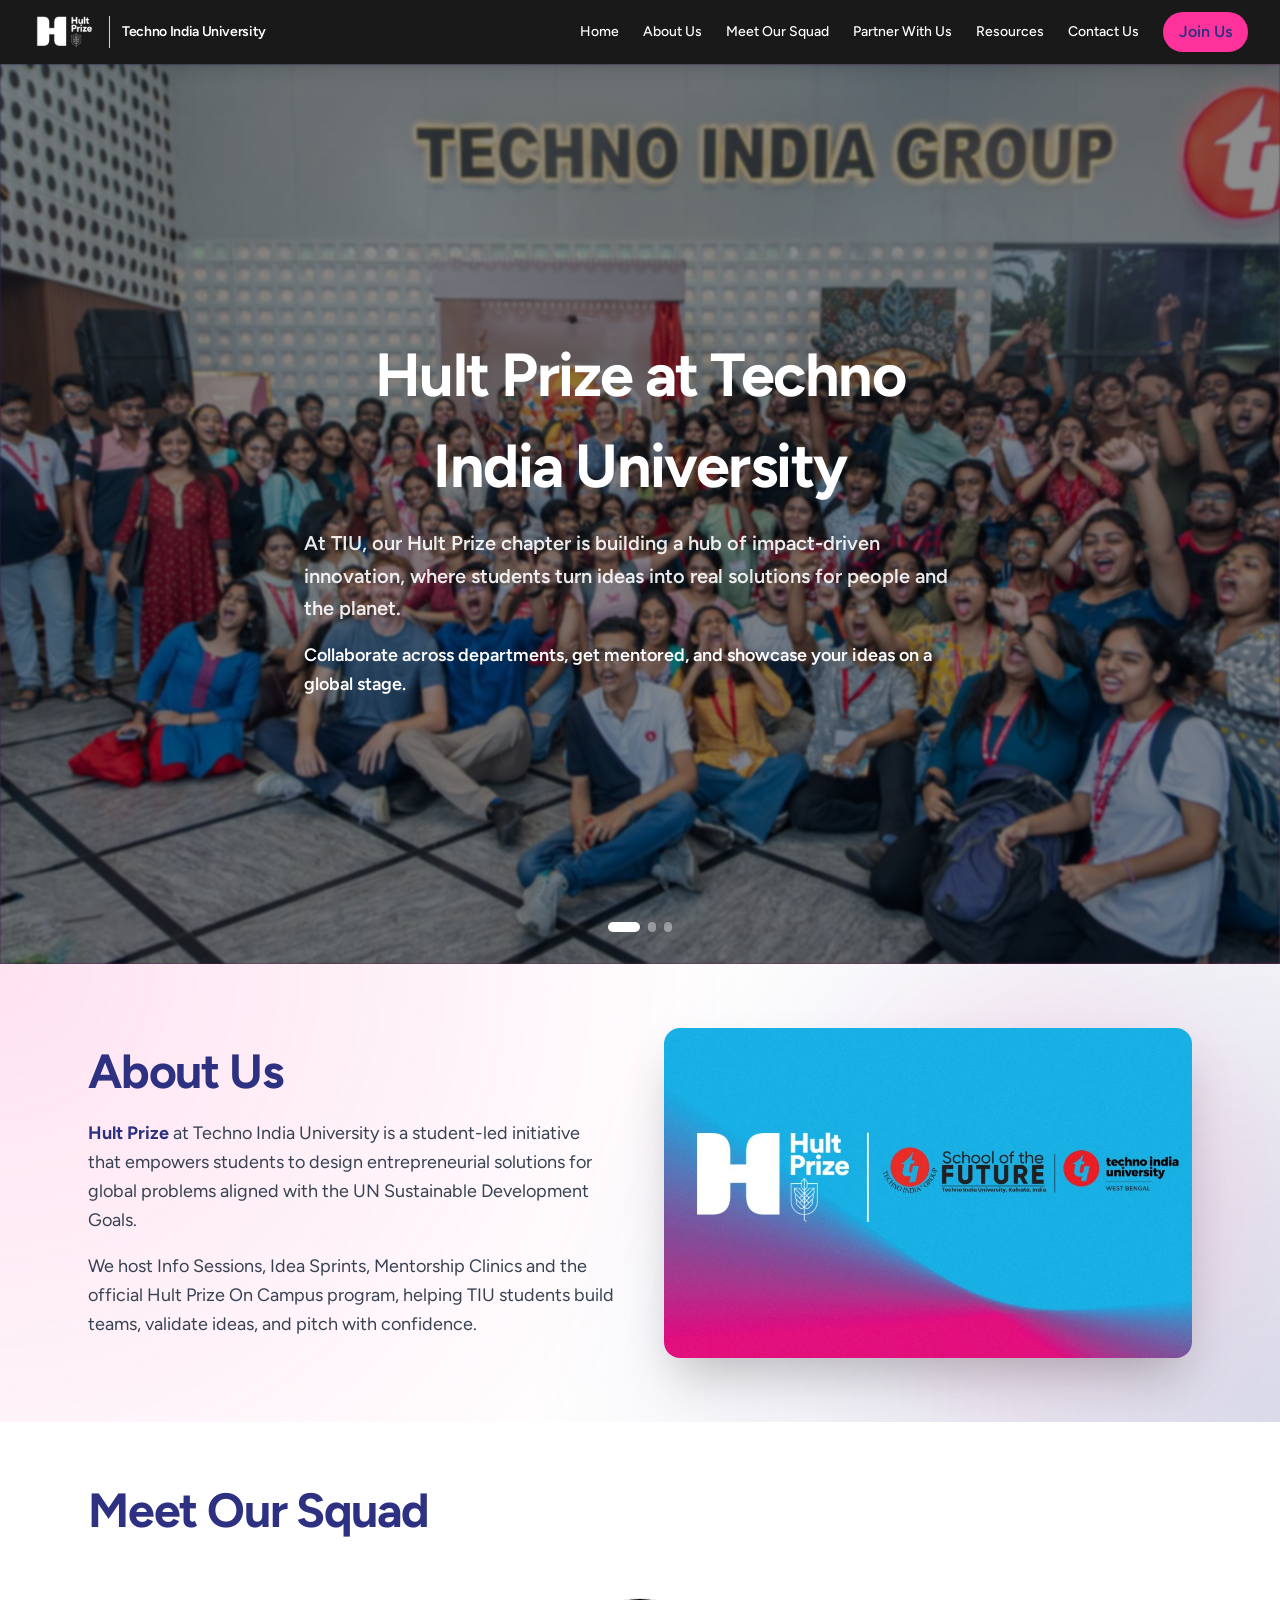
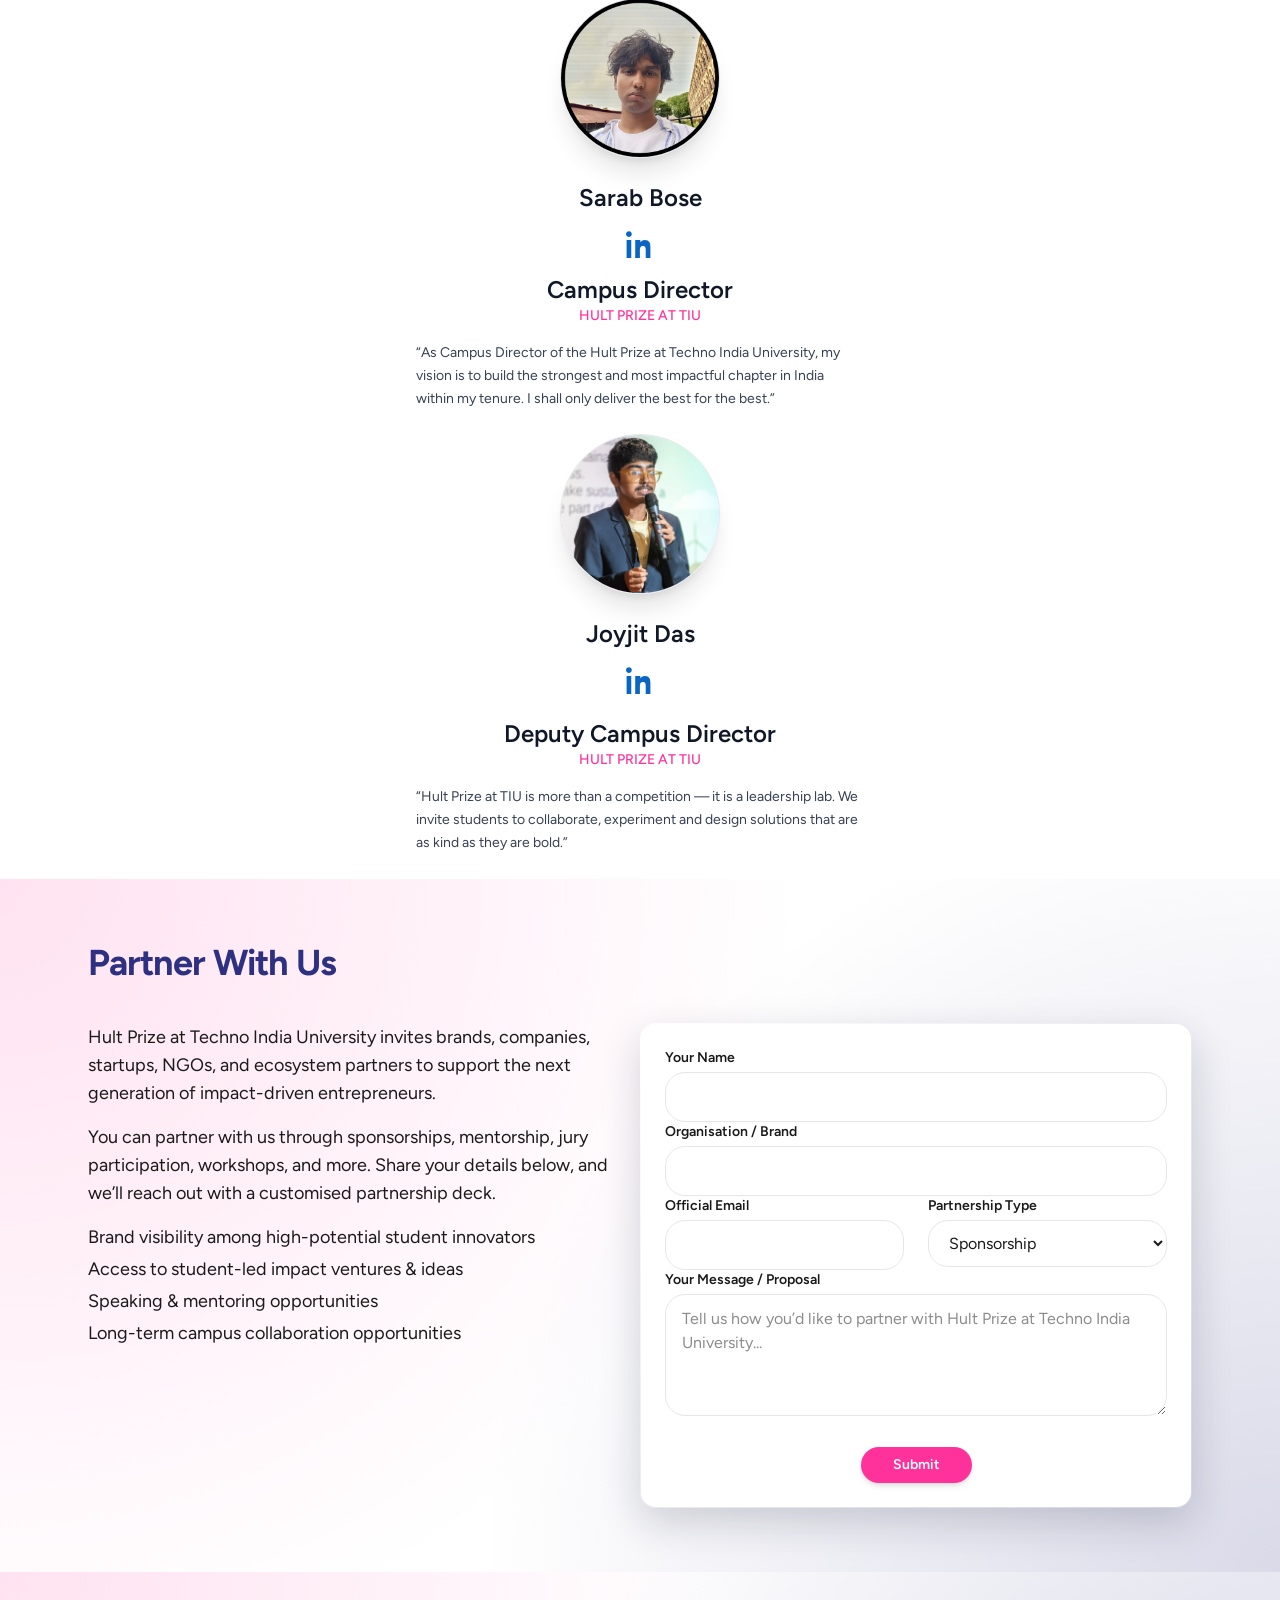
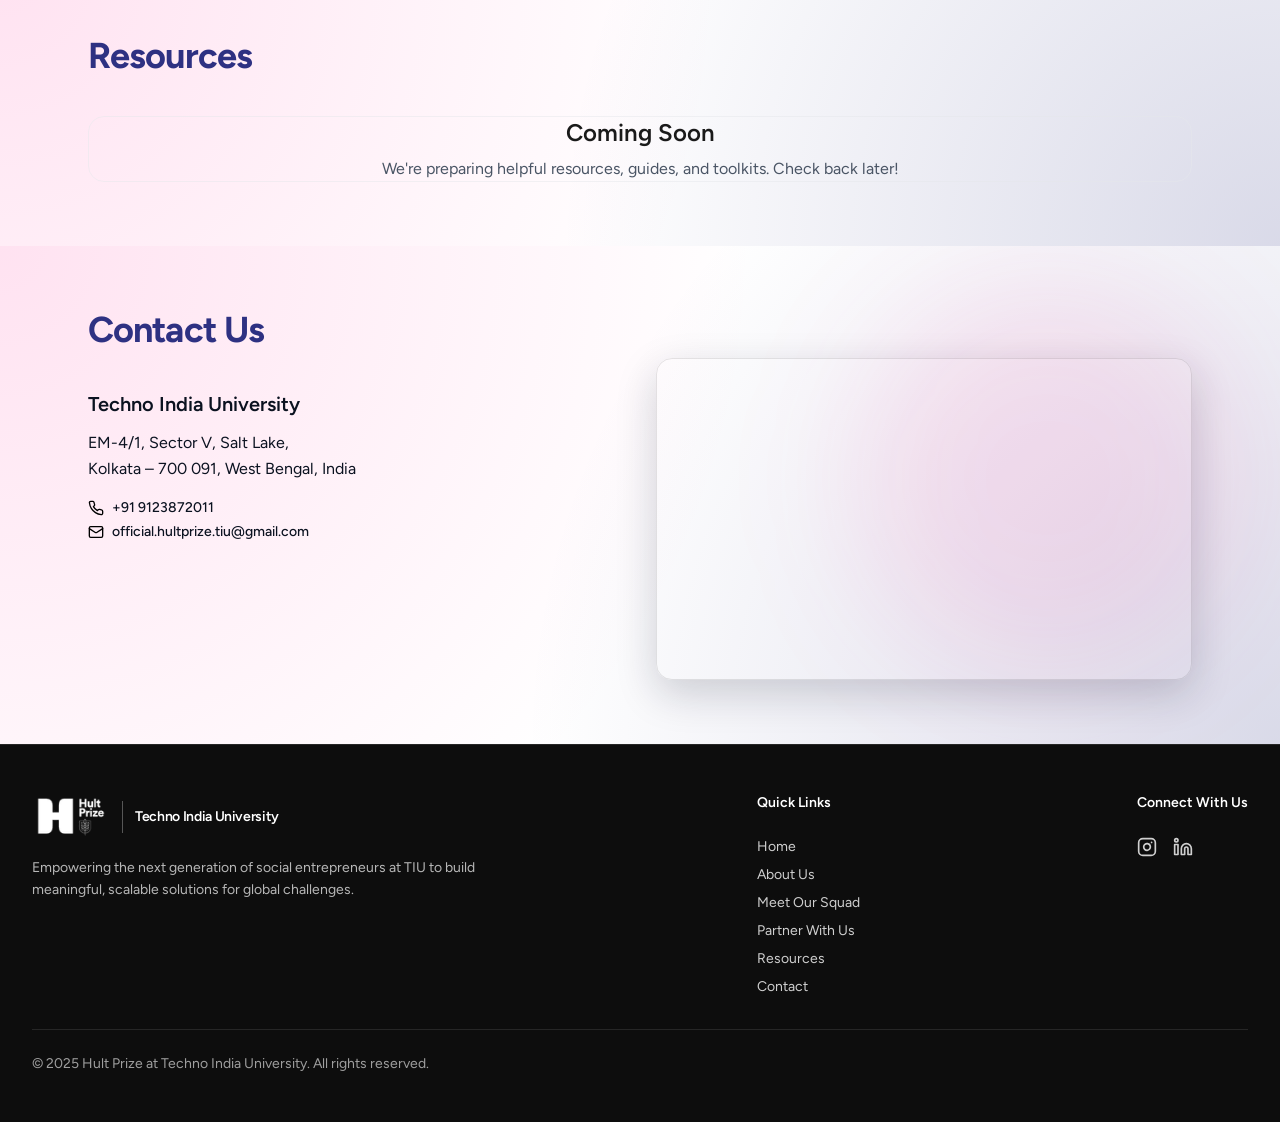
<file: index.html>
<!DOCTYPE html>
<html lang="en" class="antialiased scroll-smooth">
  <head>
    <meta charset="utf-8" />
    <title>Hult Prize – Techno India University</title>
    <meta
      name="description"
      content="Hult Prize at Techno India University – empowering students to build entrepreneurial solutions for global challenges."
    />
    <meta name="viewport" content="width=device-width, initial-scale=1" />

    <!-- Keep your existing CSS (from the mirrored project) -->
    <link
      rel="stylesheet"
      href="_next/static/css/61f992b4fc4ace9e.css"
      data-precedence="next"
    />
       
    <!-- Simple custom styles for slider + flip cards -->
    <style>
      /* HERO SLIDER */
      .hero-slider {
        position: relative;
        width: 100%;
        height: 100vh;
        overflow: hidden;
      }
      .hero-slide {
        position: absolute;
        inset: 0;
        opacity: 0;
        transform: translateX(10px);
        transition: opacity 0.5s ease, transform 0.5s ease;
        display: flex;
        align-items: center;
        justify-content: center;
      }
      .hero-slide.active {
        opacity: 1;
        transform: translateX(0);
      }
      .hero-slide-bg {
        position: absolute;
        inset: 0;
        background-size: cover;
        background-position: center;
        opacity: 0.25;
        filter: blur(1px);
      }
      .hero-slide-overlay {
        position: absolute;
        inset: 0;
        background: linear-gradient(
          135deg,
          rgba(46, 49, 130, 0.85) 0%,
          rgba(138, 40, 144, 0.65) 50%,
          rgba(255, 50, 155, 0.85) 100%
        );
      }
      .hero-content {
        position: relative;
        z-index: 10;
      }

      /* DOTS */
      .slider-dot {
        height: 10px;
        border-radius: 999px;
        transition: all 0.3s ease;
      }
      .slider-dot.active {
        width: 32px;
        background-color: white;
      }
      .slider-dot.inactive {
        width: 8px;
        background-color: rgba(255, 255, 255, 0.4);
      }

      /* FLIP CARDS (Kept for other potential use, but not active in Team section) */
      .team-card {
        perspective: 1000px;
      }
      .team-card-inner {
        position: relative;
        width: 100%;
        height: 100%;
        transform-style: preserve-3d;
        transition: transform 0.8s ease;
      }
      .team-card.flipped .team-card-inner {
        transform: rotateY(180deg);
      }
      .team-face {
        position: absolute;
        inset: 0;
        backface-visibility: hidden;
      }
      .team-face.back {
        transform: rotateY(180deg);
      }

      /* Copied from i2.html for compatibility */
      :root {
        --brand-pink: #ff329b;
        --brand-blue: #2e3182;
        --brand-deep: #0b1220;
      }
      .glass {
        backdrop-filter: blur(18px);
        -webkit-backdrop-filter: blur(18px);
        background: rgba(255, 255, 255, 0.15);
        border: 1px solid rgba(255, 255, 255, 0.25);
      }

      .glass-card {
        backdrop-filter: blur(24px);
        -webkit-backdrop-filter: blur(24px);
        background: rgba(255, 255, 255, 0.95);
      }

      .gradient-mesh {
        background: radial-gradient(
            circle at top left,
            rgba(255, 50, 155, 0.14),
            transparent 55%
          ),
          radial-gradient(
            circle at bottom right,
            rgba(46, 49, 130, 0.18),
            transparent 55%
          ),
          #ffffff;
      }
      .shadow-soft {
        box-shadow: 0 14px 40px rgba(15, 23, 42, 0.18);
      }
    </style>
  </head>

  <body class="font-sans bg-background text-foreground">
    <main class="min-h-screen">
      <!-- NAVBAR -->
      <header
        class="navbar-fixed-height fixed top-0 left-0 right-0 z-50 transition-colors duration-200 bg-black/90 backdrop-blur-sm sm:backdrop-blur shadow-lg"
        style="height: 64px; min-height: 64px; max-height: 64px"
      >
        <div class="w-full px-4 sm:px-6 md:px-8">
          <div
            style="height: 64px; min-height: 64px; max-height: 64px"
            class="flex items-center justify-between"
          >
            <!-- Logo + Title -->
            <div class="flex items-center gap-3">
              <a href="#home">
                <img
                  alt="Hult Prize Logo"
                  loading="lazy"
                  width="40"
                  height="40"
                  class="h-10 w-auto transition-transform hover:scale-110"
                  style="color: transparent"
                  src="_next/HultPrizeLogo-White7a3c.png?url=%2FHult%20Prize%20Logo%20-%20White.png&amp;w=96&amp;q=75"
                />
              </a>
              <div class="h-8 w-px bg-gray-300"></div>
              <span
                class="font-sans font-semibold text-sm tracking-tight text-white"
              >
                Techno India University
              </span>
            </div>

            <!-- Desktop Nav (Copied from i2.html and adapted) -->
            <nav class="hidden md:flex items-center gap-6">
              <a
                class="text-sm font-sans font-medium relative group no-underline text-white"
                href="#home"
                >Home
                <span
                  class="absolute -bottom-1 left-0 w-0 h-0.5 bg-brand-pink transition-all duration-300 group-hover:w-full"
                ></span>
              </a>
              <a
                class="text-sm font-sans font-medium relative group no-underline text-white"
                href="#about"
                >About Us
                <span
                  class="absolute -bottom-1 left-0 w-0 h-0.5 bg-brand-pink transition-all duration-300 group-hover:w-full"
                ></span>
              </a>
              <a
                class="text-sm font-sans font-medium relative group no-underline text-white"
                href="#team"
                >Meet Our Squad
                <span
                  class="absolute -bottom-1 left-0 w-0 h-0.5 bg-brand-pink transition-all duration-300 group-hover:w-full"
                ></span>
              </a>
              <a
                class="text-sm font-sans font-medium relative group no-underline text-white"
                href="#partner"
                >Partner With Us
                <span
                  class="absolute -bottom-1 left-0 w-0 h-0.5 bg-brand-pink transition-all duration-300 group-hover:w-full"
                ></span>
              </a>
              <a
                class="text-sm font-sans font-medium relative group no-underline text-white"
                href="#resources"
                >Resources
                <span
                  class="absolute -bottom-1 left-0 w-0 h-0.5 bg-brand-pink transition-all duration-300 group-hover:w-full"
                ></span>
              </a>
              <a
                class="text-sm font-sans font-medium relative group no-underline text-white"
                href="#contact"
                >Contact Us
                <span
                  class="absolute -bottom-1 left-0 w-0 h-0.5 bg-brand-pink transition-all duration-300 group-hover:w-full"
                ></span>
              </a>
              <a
  href="/prizes"
  class="px-4 py-2 rounded-xl bg-brand-pink text-brand-blue font-semibold shadow-none"
>
  Join Us
</a>


            <!-- Mobile Menu Button (from i2.html) -->
            <button
              id="mobile-menu-btn"
              aria-label="Toggle menu"
              class="md:hidden inline-flex items-center justify-center rounded-xl p-2 transition-colors border border-white/30 bg-white/10"
            >
              <svg
                xmlns="http://www.w3.org/2000/svg"
                width="20"
                height="20"
                viewBox="0 0 24 24"
                fill="none"
                stroke="currentColor"
                stroke-width="2"
                stroke-linecap="round"
                stroke-linejoin="round"
                class="lucide lucide-menu text-white"
              >
                <line x1="4" x2="20" y1="12" y2="12"></line>
                <line x1="4" x2="20" y1="6" y2="6"></line>
                <line x1="4" x2="20" y1="18" y2="18"></line>
              </svg>
            </button>
          </div>

          <!-- Mobile Menu (from i2.html) -->
          <nav
            id="mobile-menu"
            class="md:hidden hidden flex-col gap-1 pb-3 text-sm"
          >
            <a
              href="#home"
              class="block px-3 py-2 text-white rounded-lg hover:bg-white/10 no-underline"
            >
              Home
            </a>
            <a
              href="#about"
              class="block px-3 py-2 text-white rounded-lg hover:bg-white/10 no-underline"
            >
              About Us
            </a>
            <a
              href="#team"
              class="block px-3 py-2 text-white rounded-lg hover:bg-white/10 no-underline"
            >
              Meet Our Squad
            </a>
            <a
              href="#partner"
              class="block px-3 py-2 text-white rounded-lg hover:bg-white/10 no-underline"
            >
              Partner With Us
            </a>
            <a
              href="#resources"
              class="block px-3 py-2 text-white rounded-lg hover:bg-white/10 no-underline"
            >
              Resources
            </a>
            <a
              href="#contact"
              class="block px-3 py-2 text-white rounded-lg hover:bg-white/10 no-underline"
            >
              Contact Us
            </a>
            <a
              href="/prizes"
              class="block px-3 py-2 text-brand-pink font-semibold rounded-lg border border-brand-pink/60 mt-1 no-underline"
            >
              Join Us
            </a>
          </nav>
        </div>
      </header>
      <div class="h-16 sm:h-16"></div>

      <!-- HERO SECTION WITH SLIDER -->
<section id="home" class="scroll-mt-24">
  <section
    class="hero-slider"
    style="
      background: linear-gradient(
        135deg,
        rgba(46, 49, 130, 0.95) 0%,
        rgba(138, 40, 144, 0.9) 50%,
        rgba(255, 50, 155, 0.95) 100%
      );
    "
  >

      <!-- Slide 2: Hult Prize at TIU -->
    <div class="hero-slide no-bg" data-slide="0">
  <div
    class="hero-slide-bg"
    style="background-image: url('images/tiu1.jpg');"
  ></div>
  <div 
    class="hero-slide-overlay"
    style="background: rgba(0, 0, 0, 0.45);"
  ></div>


  <!-- REMOVE OVERLAY -->
  <!-- <div class="hero-slide-overlay"></div> -->

  <div class="hero-content mx-auto max-w-5xl px-4 sm:px-6">
    <div class="text-center md:text-left max-w-2xl space-y-4 text-white">
      <h1
        class="text-balance font-sans font-bold tracking-tight text-center"
        style="font-size: clamp(2.3rem, 5vw, 3.8rem)"
      >
        Hult Prize at Techno India University
      </h1>
       <p class="text-base sm:text-lg md:text-xl text-white/90 leading-relaxed font-semibold">
        At TIU, our Hult Prize chapter is building a hub of impact-driven
        innovation, where students turn ideas into real solutions for people
        and the planet.
      </p>
      <p class="text-sm sm:text-base md:text-lg text-white/85 leading-relaxed font-semibold">
        Collaborate across departments, get mentored, and showcase your
        ideas on a global stage.
      </p>
    </div>
  </div>
</div>
<style>
  .hero-slide.no-bg {
    background: none !important;
  }
  .hero-slide.no-bg .hero-slide-bg {
    opacity: 1 !important;
  }
</style>
  
  
  
  
  
  <div class="hero-slide no-bg" data-slide="1">
  <div
    class="hero-slide-bg"
    style="background-image: url('images/banner.jpg');"
  ></div>
  <div 
    class="hero-slide-overlay"
    style="background: rgba(0, 0, 0, 0.45);"
  ></div>


  <!-- REMOVE OVERLAY -->
  <!-- <div class="hero-slide-overlay"></div> -->

  <div class="hero-content mx-auto max-w-5xl px-4 sm:px-6">
    <div class="text-center md:text-left max-w-2xl space-y-4 text-white">
      <h1
        class="text-balance font-sans font-bold tracking-tight text-center"
        style="font-size: clamp(2.3rem, 5vw, 3.8rem)"
      >
         One million to change the world
      </h1>
       <p class="text-base sm:text-lg md:text-xl text-white/90 leading-relaxed font-semibold">
        The Hult Prize is a global movement that inspires students to build
            social enterprises solving the world’s most pressing challenges —
            combining business, innovation, and impact.
</p>
      
    <p class="text-sm sm:text-base md:text-lg text-white/85 leading-relaxed font-semibold">
  From campus rounds to global finals, teams pitch sustainable ideas
  that can transform lives and communities.
</p>
    </div>
  </div>
</div>
<style>
  .hero-slide.no-bg {
    background: none !important;
  }
  .hero-slide.no-bg .hero-slide-bg {
    opacity: 1 !important;
  }
  .hero-slide-bg,
.hero-slide-overlay {
  pointer-events: none !important;
}

.hero-content {
  position: relative;
  z-index: 50 !important;
  pointer-events: auto !important;
}

</style>


    

<div class="hero-slide no-bg" data-slide="2">
  <div
    class="hero-slide-bg"
    style="background-image: url('images/tiu2.jpg');"
  ></div>
  <div 
    class="hero-slide-overlay"
    style="background: rgba(0, 0, 0, 0.45);"
  ></div>


  <!-- REMOVE OVERLAY -->
  <!-- <div class="hero-slide-overlay"></div> -->

  <div class="hero-content mx-auto max-w-5xl px-4 sm:px-6">
    <div class="text-center md:text-left max-w-2xl space-y-4 text-white">
      <h1
        class="text-balance font-sans font-bold tracking-tight text-center"
        style="font-size: clamp(2.3rem, 5vw, 3.8rem)"
      >
        Join the Hult Prize Team at TIU
      </h1>
       <p class="text-base sm:text-lg md:text-xl text-white/90 leading-relaxed font-semibold">
        Be part of the core student team that runs workshops, builds
            community, and hosts the Hult Prize On Campus program.
      </p>
      <p class="text-sm sm:text-base md:text-lg text-white/85 leading-relaxed font-semibold">
       Learn leadership, event management, and entrepreneurship while
            working with changemakers across Techno India University.
      </p>
      <a
  href="/prizes"
  class="px-4 py-2 rounded-xl bg-brand-pink text-brand-blue font-semibold shadow-none"
>
  Join Us
</a>
    </div>
  </div>
</div>
<style>
  .hero-slide.no-bg {
    background: none !important;
  }
  .hero-slide.no-bg .hero-slide-bg {
    opacity: 1 !important;
  }
</style>



    
    <!-- Dots -->
    <div
      class="absolute bottom-4 sm:bottom-8 left-0 right-0 z-30 flex items-center justify-center gap-2"
      id="slider-dots"
    >
      <button
        class="slider-dot active"
        aria-label="Go to slide 1"
        data-go="0"
      ></button>
      <button
        class="slider-dot inactive"
        aria-label="Go to slide 2"
        data-go="1"
      ></button>
      <button
        class="slider-dot inactive"
        aria-label="Go to slide 3"
        data-go="2"
      ></button>
    </div>
  </section>
</section>


      <!-- ABOUT US -->
      <section id="about" class="scroll-mt-24">
        <section class="gradient-mesh relative overflow-hidden">
          <div
            class="absolute top-10 right-10 w-64 sm:w-96 h-64 sm:h-96 rounded-full bg-brand-pink/10 blur-3xl"
          ></div>
          <div
            class="mx-auto max-w-6xl px-4 sm:px-6 py-12 sm:py-16 relative z-10"
          >
            <div
              class="grid grid-cols-1 md:grid-cols-2 gap-8 sm:gap-12 items-center"
            >
              <div class="relative order-1 md:order-2">
                <!-- Placeholder image; replace with TIU/Hult photo -->
                <img
                  src="images/Version 1.jpg"
                  alt="Hult Prize at TIU event"
                  class="w-full h-auto rounded-2xl shadow-2xl"
                  onerror="this.src='https://placehold.co/600x400/2e3182/white?text=Hult+Prize+at+TIU'"
                />
              </div>
              <div class="order-2 md:order-1">
                <div class="flex items-start gap-3 sm:gap-4">
                  
                  <div>
                    <h2
                      class="text-3xl sm:text-4xl md:text-5xl font-sans font-bold tracking-tight text-brand-blue text-balance"
                    >
                      About Us
                    </h2>
                    <p
                      class="mt-4 sm:mt-6 text-base sm:text-lg leading-relaxed text-gray-700"
                    >
                      <p class="mt-4 sm:mt-6 text-base sm:text-lg leading-relaxed text-gray-700">
  <a 
    href="https://www.hultprize.org/en/" 
    class="underline text-brand-black hover:text-brand-pink transition no-underline font-bold"
    target="_blank"
    rel="noopener noreferrer"
  >
    Hult Prize
  </a> at Techno India University is a student-led
                      initiative that empowers students to design
                      entrepreneurial solutions for global problems aligned with
                      the UN Sustainable Development Goals.
                    </p>
                    <p
                      class="mt-3 sm:mt-4 text-base sm:text-lg leading-relaxed text-gray-700"
                    >
                      We host Info Sessions, Idea Sprints, Mentorship Clinics
                      and the official Hult Prize On Campus program, helping TIU
                      students build teams, validate ideas, and pitch with
                      confidence.
                    </p>
                  </div>
                </div>
              </div>
            </div>
          </div>
        </section>
      </section>

     <!-- MEET OUR TEAM (PROFESSIONAL 2-MEMBER LAYOUT) -->
<section id="team" class="scroll-mt-24">
  <section aria-labelledby="team-heading">
    <div class="mx-auto max-w-6xl px-4 sm:px-6 py-12 sm:py-16">
      <h2
        id="team-heading"
        class="text-3xl sm:text-4xl md:text-5xl font-sans font-bold tracking-tight text-brand-blue text-center sm:text-left mb-8 sm:mb-10 lg:mb-12"
      >
        Meet Our Squad
      </h2>

      <!-- your team cards wrapper starts here -->
      <div class="grid gap-10 md:grid-cols-2 lg:gap-16">
        <!-- cards... -->
      </div>
    </div>
  </section>
</section>

        <div class="flex flex-col items-center text-center md:text-left">
  <img
    src="images/sarab.jpg"
    alt="Campus Director"
    class="rounded-full w-40 h-40 object-cover shadow-xl border border-gray-200"
    onerror="this.src='https://placehold.co/350x350/eeeeee/999999?text=Director'"
  />

  <h3 class="mt-6 mb-2 text-2xl font-semibold text-gray-900">
    Sarab Bose
  </h3>
  <a 
    href="https://www.linkedin.com/in/sarabbose"
    target="_blank"
    class="mt-2 mb-4"
  >
    <svg 
      xmlns="http://www.w3.org/2000/svg" 
      width="28" 
      height="28" 
      fill="#0A66C2" 
      viewBox="0 0 24 24"
      class="hover:opacity-80 transition"
    >
      <path d="M4.98 3.5C4.98 4.88 3.86 6 2.5 6S0 4.88 0 3.5 1.12 1 2.48 1s2.5 1.12 2.5 2.5zM.5 8.5h4V24h-4V8.5zM8.5 8.5h3.8v2.1h.1c.5-1 1.8-2.1 3.7-2.1 4 0 4.8 2.6 4.8 6V24h-4v-6.5c0-1.6 0-3.7-2.3-3.7s-2.7 1.8-2.7 3.6V24h-4V8.5z"/>
    </svg>
  </a>

  <h3 class="text-2xl font-semibold text-gray-900">
    Campus Director
  </h3>

  <p class="text-sm text-brand-pink font-medium">
    HULT PRIZE AT TIU
  </p>

  <p class="mb-6 mt-4 text-sm leading-relaxed text-gray-700 max-w-md">
    “As Campus Director of the Hult Prize at Techno India University, my vision is to build the strongest and most impactful chapter in India within my tenure. I shall only deliver the best for the best.”
  </p>
</div>




              <!-- MEMBER 2 -->
              <div class="flex flex-col items-center text-center md:text-left">
                <img
                  src="images/joyjit.jpg"
                  alt="Deputy Campus Director"
                  class="rounded-full w-40 h-40 object-cover shadow-xl border border-gray-200"
                  onerror="this.src='https://placehold.co/350x350/eeeeee/999999?text=Deputy'"
                />

                <h3 class="mt-6 mb-2 text-2xl font-semibold text-gray-900">
                  Joyjit Das
                </h3>
                <a 
    href="https://www.linkedin.com/in/joyjit-das-b0a4b7326?"
    target="_blank"
    class="mt-2"
  >
    <svg 
      xmlns="http://www.w3.org/2000/svg" 
      width="28" 
      height="28" 
      fill="#0A66C2" 
      viewBox="0 0 24 24"
      class="hover:opacity-80 transition"
    >
      <path d="M4.98 3.5C4.98 4.88 3.86 6 2.5 6S0 4.88 0 3.5 1.12 1 2.48 1s2.5 1.12 2.5 2.5zM.5 8.5h4V24h-4V8.5zM8.5 8.5h3.8v2.1h.1c.5-1 1.8-2.1 3.7-2.1 4 0 4.8 2.6 4.8 6V24h-4v-6.5c0-1.6 0-3.7-2.3-3.7s-2.7 1.8-2.7 3.6V24h-4V8.5z"/>
    </svg>
  </a>

                <h3 class="mt-6 text-2xl font-semibold text-gray-900">
                  Deputy Campus Director
                </h3>

                <p class="text-sm text-brand-pink font-medium">
                  HULT PRIZE AT TIU
                </p>

                <p class="mb-6 mt-4 text-sm leading-relaxed text-gray-700 max-w-md">
                  “Hult Prize at TIU is more than a competition — it is a
                  leadership lab. We invite students to collaborate, experiment
                  and design solutions that are as kind as they are bold.”
                </p>
              </div>
            </div>
          </div>
        </section>
      </section>

      <!-- PARTNER WITH US (FORM UPDATED) -->
<section
  id="partner"
  class="scroll-mt-24 gradient-mesh relative overflow-hidden"
>
  <div class="mx-auto max-w-6xl px-4 sm:px-6 py-12 sm:py-16 relative z-10">

    <h2
      class="text-2xl sm:text-3xl md:text-4xl font-sans font-bold tracking-tight text-brand-blue text-balance text-center sm:text-left"
    >
      Partner With Us
    </h2>

    <!-- Increased gap between text & form (gap-16) -->
    <div class="mt-8 sm:mt-10 grid md:grid-cols-2 gap-16">

      <!-- Left Column -->
      <div class="space-y-4 text-base sm:text-lg text-black">
        <p>
          Hult Prize at Techno India University invites brands, companies,
          startups, NGOs, and ecosystem partners to support the next
          generation of impact-driven entrepreneurs.
        </p>
        <p>
          You can partner with us through sponsorships, mentorship, jury
          participation, workshops, and more. Share your details below,
          and we’ll reach out with a customised partnership deck.
        </p>
        <ul class="list-disc list-inside space-y-1 text-black">
          <li>Brand visibility among high-potential student innovators</li>
          <li>Access to student-led impact ventures & ideas</li>
          <li>Speaking & mentoring opportunities</li>
          <li>Long-term campus collaboration opportunities</li>
        </ul>
      </div>

      <!-- FORM -->
      <form
        id="partner-form"
        class="glass-card rounded-2xl p-6 sm:p-7 space-y-6 text-base text-black shadow-soft"
        style="
          border: 1px solid transparent;
          background-image: linear-gradient(white, white),
            linear-gradient(
              135deg,
              rgba(255, 50, 156, 0),
              rgba(46, 49, 130, 0.2)
            );
          background-origin: border-box;
          background-clip: padding-box, border-box;
        "
      >
        <div>
          <!-- Larger label -->
          <label class="block text-sm font-semibold mb-1 text-black">
            Your Name
          </label>
          <input
            type="text"
            name="name"
            required
            class="w-full rounded-xl px-4 py-3 text-base text-black border border-gray-300 focus:outline-none focus:ring-2 focus:ring-brand-pink"
          />
        </div>

        <div>
          <label class="block text-sm font-semibold mb-1 text-black">
            Organisation / Brand
          </label>
          <input
            type="text"
            name="organisation"
            required
            class="w-full rounded-xl px-4 py-3 text-base text-black border border-gray-300 focus:outline-none focus:ring-2 focus:ring-brand-pink"
          />
        </div>

        <div class="grid sm:grid-cols-2 gap-6">
          <div>
            <label class="block text-sm font-semibold mb-1 text-black">
              Official Email
            </label>
            <input
              type="email"
              name="email"
              required
              class="w-full rounded-xl px-4 py-3 text-base text-black border border-gray-300 focus:outline-none focus:ring-2 focus:ring-brand-pink"
            />
          </div>

          <div>
            <label class="block text-sm font-semibold mb-1 text-black">
              Partnership Type
            </label>
            <select
              name="type"
              class="w-full rounded-xl px-4 py-3 text-base text-black border border-gray-300 focus:outline-none focus:ring-2 focus:ring-brand-pink"
            >
              <option>Sponsorship</option>
              <option>Brand Collaboration</option>
              <option>Mentoring / Jury</option>
              <option>Workshop / Talk</option>
              <option>Other</option>
            </select>
          </div>
        </div>

        <div>
          <label class="block text-sm font-semibold mb-1 text-black">
            Your Message / Proposal
          </label>
          <textarea
            name="message"
            rows="4"
            class="mb-6 w-full rounded-xl px-4 py-3 text-base text-black border border-gray-300 focus:outline-none focus:ring-2 focus:ring-brand-pink"
            placeholder="Tell us how you’d like to partner with Hult Prize at Techno India University..."
          ></textarea>
        </div>

        <!-- UPDATED BUTTON -->
         
              <div class="flex justify-center">
                <button
                  type="submit"
                  class="w-auto rounded-xl bg-brand-pink text-white font-semibold py-2 px-8 text-sm shadow-md hover:opacity-90 transition"
                >
                  Submit
                </button>
              </div>


        <p
          id="partner-form-status"
          class="mt-3 text-sm text-gray-600 hidden text-center"
        ></p>
      </form>
    </div>
  </div>
</section>


      <!-- NEW "RESOURCES" SECTION -->
      <section
        id="resources"
        class="scroll-mt-24 gradient-mesh relative overflow-hidden"
      >
        <div
          class="mx-auto max-w-6xl px-4 sm:px-6 py-12 sm:py-16 relative z-10"
        >
          <h2
            class="text-2xl sm:text-3xl md:text-4xl font-sans font-bold tracking-tight text-brand-blue text-balance text-center sm:text-left"
          >
            Resources
          </h2>
          <!-- Pink line removed -->

          <div
            class="mt-8 sm:mt-10 text-center py-16 bg-white/50 rounded-2xl border border-gray-200/50"
          >
            <p class="text-2xl text-gray-500 font-semibold">Coming Soon</p>
            <p class="mt-2 text-gray-600">
              We're preparing helpful resources, guides, and toolkits. Check
              back later!
            </p>
          </div>
        </div>
      </section>

      <!-- CONTACT -->
      <section id="contact" class="scroll-mt-24">
        <section
          aria-labelledby="findus-heading"
          class="gradient-mesh relative overflow-hidden"
        >
          <div
            class="absolute top-10 right-10 w-64 sm:w-96 h-64 sm:h-96 rounded-full bg-brand-pink/10 blur-3xl"
          ></div>
          <div
            class="mx-auto max-w-6xl px-4 sm:px-6 py-12 sm:py-16 relative z-10"
          >
            <h2
              id="findus-heading"
              class="text-2xl sm:text-3xl md:text-4xl font-sans font-bold tracking-tight text-[color:var(--brand-blue)] text-balance text-center sm:text-left"
            >
              Contact Us
            </h2>
            <!-- Pink line removed -->

            <div
              class="mt-8 sm:mt-10 grid gap-6 sm:gap-8 grid-cols-1 md:grid-cols-2"
            >
              <!-- Contact Info -->
              <div class="flex flex-col justify-start">
                <h3
                  class="text-lg sm:text-xl font-sans font-semibold text-center sm:text-left"
                  style="color: #0b1220"
                >
                  Techno India University
                </h3>
                <p
                  class="mt-3 leading-relaxed text-center sm:text-left"
                  style="color: #0b1220"
                >
                  EM-4/1, Sector V, Salt Lake,<br />
                  Kolkata – 700 091, West Bengal, India
                </p>
                <div class="mt-4 flex flex-col items-center sm:items-start">
                  <p
                    class="text-sm font-sans font-medium flex items-center gap-2"
                    style="color: #0b1220"
                  >
                    <svg
                      xmlns="http://www.w3.org/2000/svg"
                      width="16"
                      height="16"
                      viewBox="0 0 24 24"
                      fill="none"
                      stroke="black"
                      stroke-width="2"
                      stroke-linecap="round"
                      stroke-linejoin="round"
                      class="lucide lucide-phone"
                    >
                      <path
                        d="M22 16.92v3a2 2 0 0 1-2.18 2 19.79 19.79 0 0 1-8.63-3.07 19.5 19.5 0 0 1-6-6 19.79 19.79 0 0 1-3.07-8.67A2 2 0 0 1 4.11 2h3a2 2 0 0 1 2 1.72 12.84 12.84 0 0 0 .7 2.81 2 2 0 0 1-.45 2.11L8.09 9.91a16 16 0 0 0 6 6l1.27-1.27a2 2 0 0 1 2.11-.45 12.84 12.84 0 0 0 2.81.7A2 2 0 0 1 22 16.92z"
                      ></path>
                    </svg>
                    +91 9123872011
                  </p>
                  <p
                    class="text-sm font-sans font-medium mt-1 flex items-center gap-2"
                    style="color: #0b1220"
                  >
                    <svg
                      xmlns="http://www.w3.org/2000/svg"
                      width="16"
                      height="16"
                      viewBox="0 0 24 24"
                      fill="none"
                      stroke="black"
                      stroke-width="2"
                      stroke-linecap="round"
                      stroke-linejoin="round"
                      class="lucide lucide-mail"
                    >
                      <rect width="20" height="16" x="2" y="4" rx="2"></rect>
                      <path
                        d="m22 7-8.97 5.7a1.94 1.94 0 0 1-2.06 0L2 7"
                      ></path>
                    </svg>
                    official.hultprize.tiu@gmail.com
                  </p>
                </div>
              </div>

              <!-- Simple map placeholder -->
              <div class="flex flex-col justify-start mt-6 sm:-mt-8">
                <div
                  class="rounded-2xl overflow-hidden border shadow-soft"
                  style="border-color: rgba(0, 0, 0, 0.1)"
                >
                  <iframe
                    title="Techno India University location"
                    src="https://maps.google.com/maps?q=Techno%20India%20University%20Salt%20Lake%20Kolkata&t=&z=13&ie=UTF8&iwloc=&output=embed"
                    class="w-full h-64 sm:h-80"
                    loading="lazy"
                  ></iframe>
                </div>
              </div>
            </div>
          </div>
        </section>
      </section>

      <!-- FOOTER -->
      <footer
        class="bg-black/95 backdrop-blur-md shadow-lg border-t border-white/10"
      >
        <div class="w-full py-8 sm:py-12">
          <div class="px-4 sm:px-6 md:px-8">
            <div
              class="flex flex-col md:flex-row items-start justify-between gap-6 sm:gap-8 mb-6 sm:mb-8"
            >
              <div class="flex flex-col gap-4">
                <div class="flex items-center gap-3">
                  <a href="#home">
                    <img
                      alt="Hult Prize Logo"
                      loading="lazy"
                      width="48"
                      height="48"
                      class="h-10 sm:h-12 w-auto transition-transform hover:scale-110"
                      style="color: transparent"
                      src="_next/HultPrizeLogo-White7a3c.png?url=%2FHult%20Prize%20Logo%20-%20White.png&amp;w=96&amp;q=75"
                    />
                  </a>
                  <div class="h-8 w-px bg-white/30"></div>
                  <div class="flex flex-col">
                    <span
                      class="font-sans font-semibold text-white text-xs sm:text-sm tracking-tight"
                    >
                      Techno India University
                    </span>
                  </div>
                </div>
                <p
                  class="text-xs sm:text-sm font-sans text-white/70 max-w-md leading-relaxed"
                >
                  Empowering the next generation of social entrepreneurs at TIU
                  to build meaningful, scalable solutions for global challenges.
                </p>
              </div>

              <div class="flex flex-col gap-3 sm:gap-4">
                <h3
                  class="font-sans font-semibold text-white text-xs sm:text-sm mb-1 sm:mb-2"
                >
                  Quick Links
                </h3>
                <div class="flex flex-col gap-1.5 sm:gap-2">
                  <a
                    class="text-xs sm:text-sm font-sans text-white/80 hover:text-white transition-colors duration-300 no-underline"
                    href="#home"
                    >Home</a
                  >
                  <a
                    class="text-xs sm:text-sm font-sans text-white/80 hover:text-white transition-colors duration-300 no-underline"
                    href="#about"
                    >About Us</a
                  >
                  <a
                    class="text-xs sm:text-sm font-sans text-white/80 hover:text-white transition-colors duration-300 no-underline"
                    href="#team"
                    >Meet Our Squad</a
                  >
                  <a
                    class="text-xs sm:text-sm font-sans text-white/80 hover:text-white transition-colors duration-300 no-underline"
                    href="#partner"
                    >Partner With Us</a
                  >
                  <a
                    class="text-xs sm:text-sm font-sans text-white/80 hover:text-white transition-colors duration-300 no-underline"
                    href="#resources"
                    >Resources</a
                  >
                  <a
                    class="text-xs sm:text-sm font-sans text-white/80 hover:text-white transition-colors duration-300 no-underline"
                    href="#contact"
                    >Contact</a
                  >
                </div>
              </div>

              <!-- NEW Socials Section -->
              <div class="flex flex-col gap-3 sm:gap-4">
                <h3
                  class="font-sans font-semibold text-white text-xs sm:text-sm mb-1 sm:mb-2"
                >
                  Connect With Us
                </h3>
                <div class="flex items-center gap-4">
                  <a
                    href="https://www.instagram.com/hultprize__tiu?igsh=a3l1YWltaWxwdWww"
                    aria-label="Instagram"
                    class="transition-transform hover:scale-110"
                  >
                    <svg
                      xmlns="http://www.w3.org/2000/svg"
                      width="20"
                      height="20"
                      viewBox="0 0 24 24"
                      fill="none"
                      stroke="currentColor"
                      stroke-width="2"
                      stroke-linecap="round"
                      stroke-linejoin="round"
                      class="text-white/80 hover:text-white"
                    >
                      <rect
                        width="20"
                        height="20"
                        x="2"
                        y="2"
                        rx="5"
                        ry="5"
                      ></rect>
                      <path
                        d="M16 11.37A4 4 0 1 1 12.63 8 4 4 0 0 1 16 11.37z"
                      ></path>
                      <line x1="17.5" x2="17.51" y1="6.5" y2="6.5"></line>
                    </svg>
                  </a>
                  <a
                    href="https://www.linkedin.com/company/hult-prize-tiu/"
                    aria-label="LinkedIn"
                    class="transition-transform hover:scale-110"
                  >
                    <svg
                      xmlns="http://www.w3.org/2000/svg"
                      width="20"
                      height="20"
                      viewBox="0 0 24 24"
                      fill="none"
                      stroke="currentColor"
                      stroke-width="2"
                      stroke-linecap="round"
                      stroke-linejoin="round"
                      class="text-white/80 hover:text-white"
                    >
                      <path
                        d="M16 8a6 6 0 0 1 6 6v7h-4v-7a2 2 0 0 0-2-2 2 2 0 0 0-2 2v7h-4v-7a6 6 0 0 1 6-6z"
                      ></path>
                      <rect width="4" height="12" x="2" y="9"></rect>
                      <circle cx="4" cy="4" r="2"></circle>
                    </svg>
                  </a>
                </div>
              </div>
            </div>

            <div class="pt-4 sm:pt-6 border-t border-white/10">
              <div
                class="flex flex-col sm:flex-row items-center justify-between gap-3 sm:gap-4"
              >
                <p
                  class="text-xs sm:text-sm font-sans text-white/60 text-center sm:text-left"
                >
                  © 2025 Hult Prize at Techno India University. All rights
                  reserved.
                </p>
              </div>
            </div>
          </div>
        </div>
      </footer>
    </main>

    <!-- *** NEW *** Mobile Menu Toggle Script -->
    <script>
      (function () {
        const btn = document.getElementById("mobile-menu-btn");
        const menu = document.getElementById("mobile-menu");
        if (btn && menu) {
          btn.addEventListener("click", () => {
            menu.classList.toggle("hidden");
          });
          // Close menu on link click
          menu.querySelectorAll("a").forEach((link) => {
            link.addEventListener("click", () => {
              menu.classList.add("hidden");
            });
          });
        }
      })();
    </script>

    <!-- *** NEW *** Partner Form Script -->
    <script>
      (function () {
        // --- SCRIPT URL FOR PARTNER FORM ---
        // ⚠️ IMPORTANT: Replace this with your *actual* Google Apps Script URL
        const PARTNER_SCRIPT_URL =
          "https://script.google.com/macros/s/AKfycbxta3il5zEIboJleyvlC219CGEwp8liS7trMZClpFJVRHlUvTASoY7PWun7ezMmNwb2/exec";

        const partnerForm = document.getElementById("partner-form");
        const partnerStatusEl = document.getElementById("partner-form-status");

        if (partnerForm) {
          partnerForm.addEventListener("submit", async (event) => {
            event.preventDefault();
            showStatus(
              partnerStatusEl,
              "Submitting your query...",
              "gray",
              partnerForm.querySelector("button[type='submit']"),
              "Submitting..."
            );

            try {
              await fetch(PARTNER_SCRIPT_URL, {
                method: "POST",
                body: new FormData(partnerForm),
                mode: "no-cors",
              });
              showStatus(
                partnerStatusEl,
                "Thank you! Your query has been sent.",
                "green",
                partnerForm.querySelector("button[type='submit']"),
                "Submit"
              );
              partnerForm.reset();
            } catch (error) {
              console.error("Partner Form Error:", error);
              showStatus(
                partnerStatusEl,
                "There was an error. Please try again.",
                "red",
                partnerForm.querySelector("button[type='submit']"),
                "Submit"
              );
            }
          });
        }

        // --- HELPER FUNCTION TO SHOW MESSAGES ---
        function showStatus(el, message, color, button, buttonText) {
          if (el) {
            el.classList.remove(
              "hidden",
              "text-gray-600",
              "text-green-600",
              "text-red-600"
            );
            el.textContent = message;
            if (color === "gray") el.classList.add("text-gray-600");
            if (color === "green") el.classList.add("text-green-600");
            if (color === "red") el.classList.add("text-red-600");
          }
          if (button) {
            button.disabled = color === "gray";
            button.textContent = buttonText;
          }
        }
      })();
    </script>

    <!-- Existing JS for slider -->
    <script>
      // HERO SLIDER
      (function () {
        const slides = Array.from(document.querySelectorAll(".hero-slide"));
        const dots = Array.from(document.querySelectorAll(".slider-dot"));
        const prevBtn = document.getElementById("slider-prev");
        const nextBtn = document.getElementById("slider-next");
        let current = 0;

        if (slides.length === 0) return; // Don't run if no slider

        function goToSlide(index) {
          const total = slides.length;
          current = (index + total) % total;
          slides.forEach((slide, i) => {
            slide.classList.toggle("active", i === current);
          });
          dots.forEach((dot, i) => {
            dot.classList.toggle("active", i === current);
            dot.classList.toggle("inactive", i !== current);
          });
        }

        prevBtn.addEventListener("click", () => goToSlide(current - 1));
        nextBtn.addEventListener("click", () => goToSlide(current + 1));
        dots.forEach((dot) => {
          dot.addEventListener("click", () => {
            const idx = parseInt(dot.dataset.go, 10);
            goToSlide(idx);
          });
        });

        // Optional auto-slide
        setInterval(() => {
          goToSlide(current + 1);
        }, 8000);
      })();
    </script>
    <script>
  document.addEventListener("DOMContentLoaded", function () {
    const slides = document.querySelectorAll(".hero-slide");
    const dots = document.querySelectorAll("#slider-dots .slider-dot");
    const slider = document.querySelector(".hero-slider");
    const INTERVAL_MS = 7000; // time between slides
    let current = 0;
    let timer = null;

    function setActiveSlide(index) {
      slides.forEach((slide, i) => {
        slide.classList.toggle("active", i === index);
      });
      dots.forEach((dot, i) => {
        dot.classList.toggle("active", i === index);
        dot.classList.toggle("inactive", i !== index);
      });
      current = index;
    }

    function nextSlide() {
      const next = (current + 1) % slides.length;
      setActiveSlide(next);
    }

    function startAuto() {
      stopAuto();
      timer = setInterval(nextSlide, INTERVAL_MS);
    }

    function stopAuto() {
      if (timer) clearInterval(timer);
      timer = null;
    }

    // Dots click navigation
    dots.forEach((dot) => {
      dot.addEventListener("click", () => {
        const index = Number(dot.dataset.go || 0);
        setActiveSlide(index);
        startAuto(); // restart timer after manual interaction
      });
    });

    // Pause on hover, resume on mouse leave
    if (slider) {
      slider.addEventListener("mouseenter", stopAuto);
      slider.addEventListener("mouseleave", startAuto);
    }

    // Init
    setActiveSlide(0);
    startAuto();
  });
</script>

  </body>
</html>
</file>
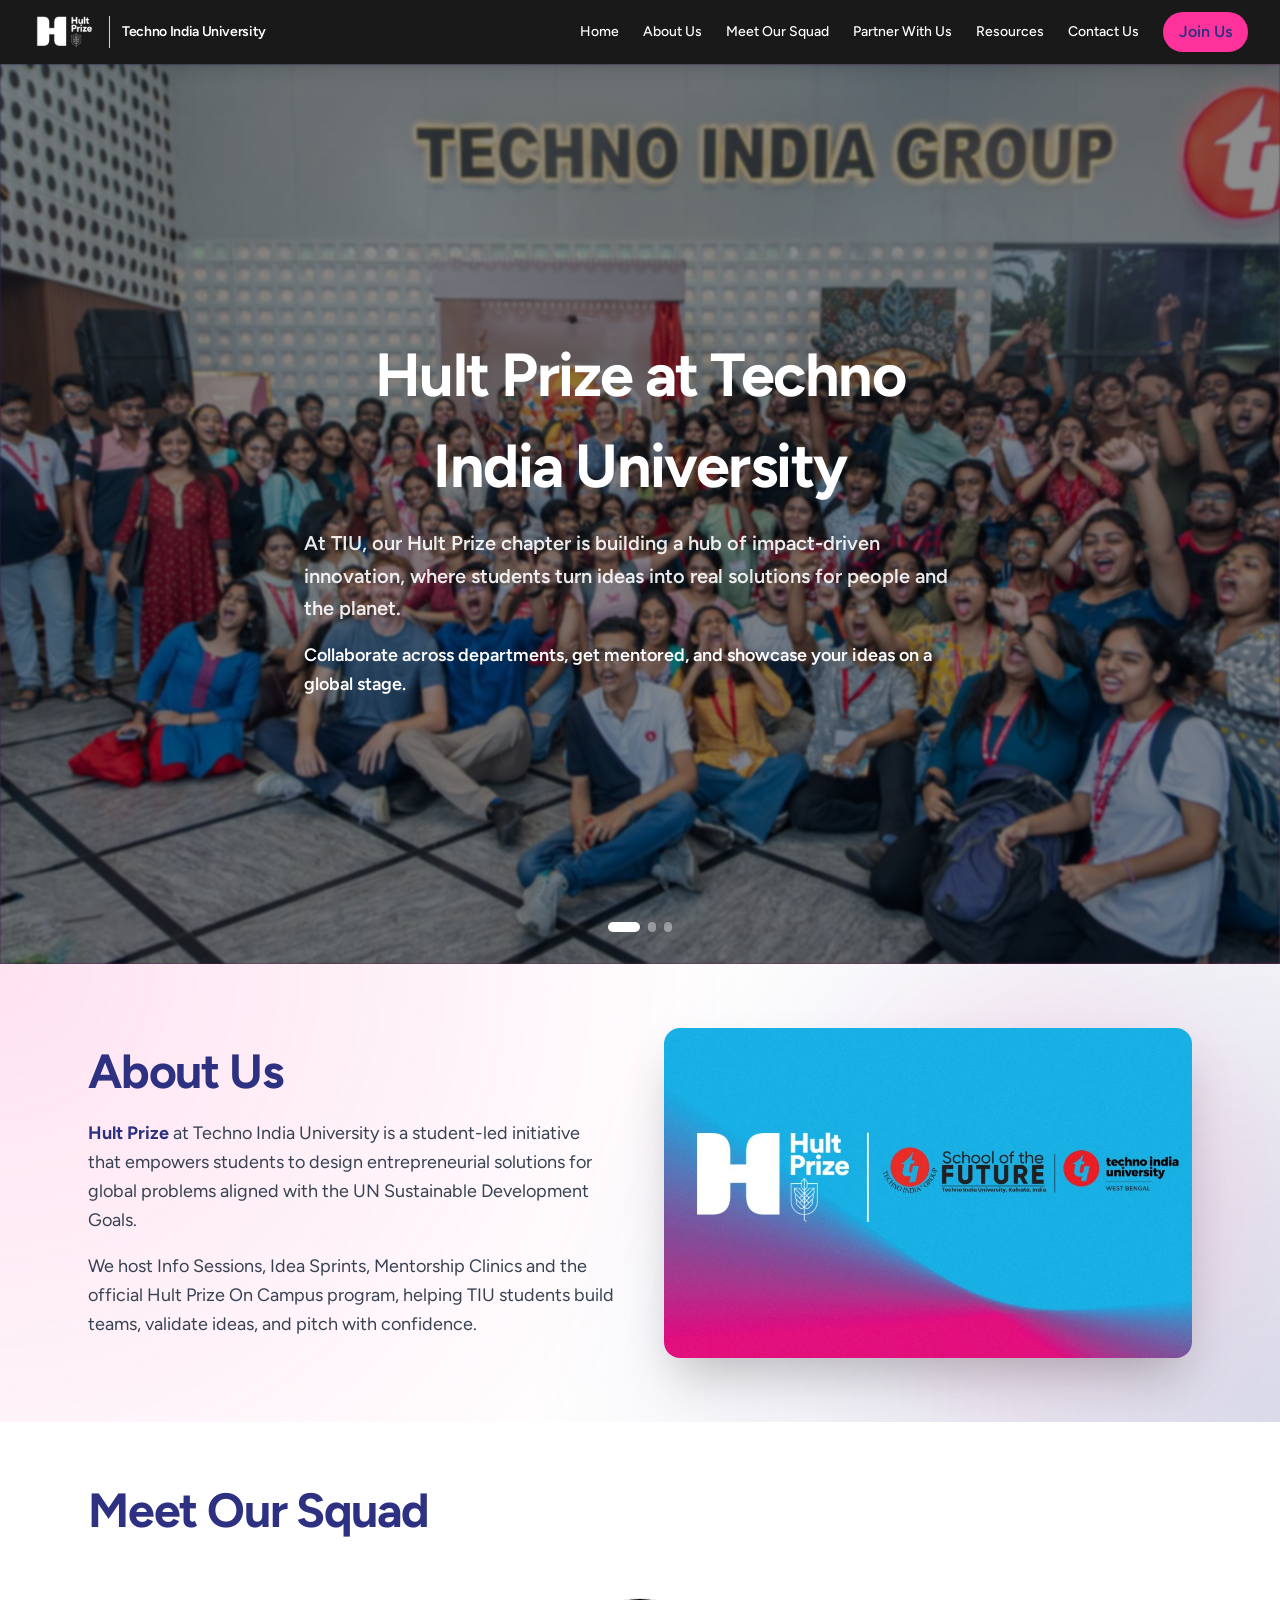
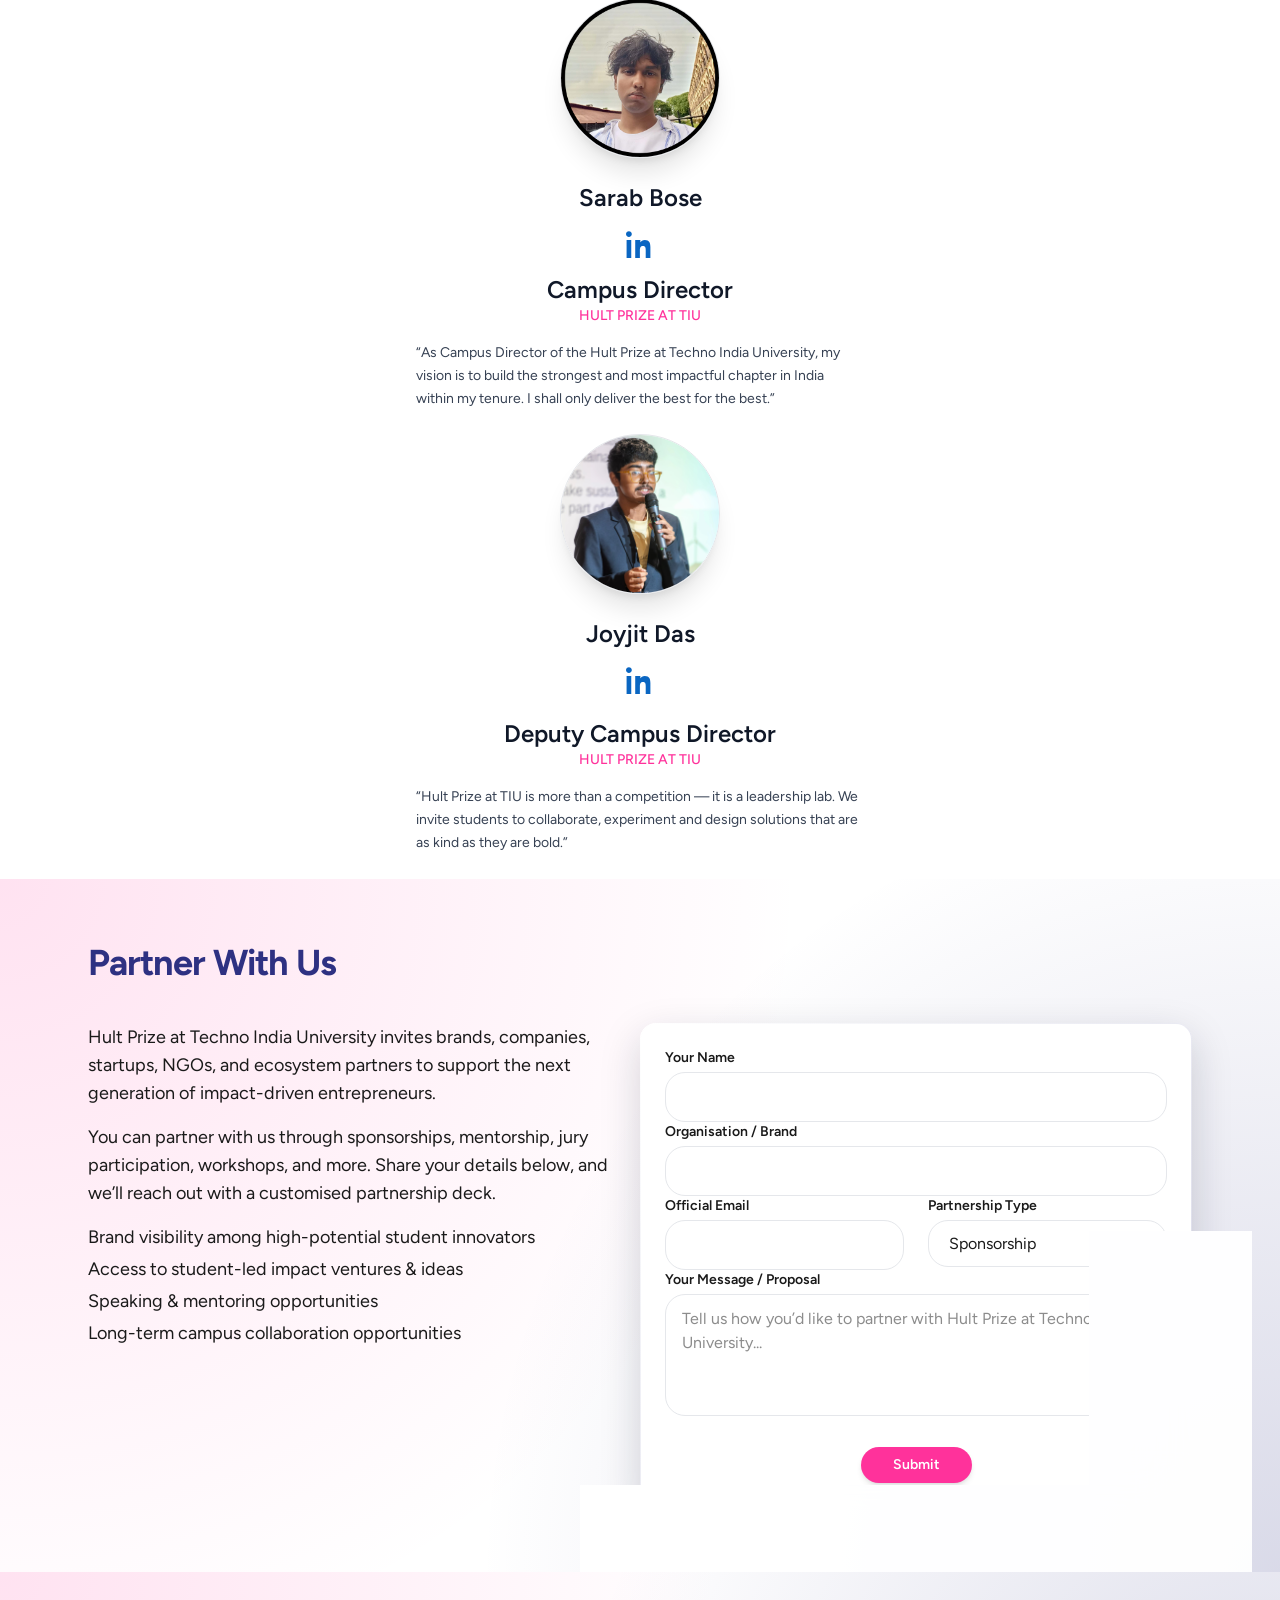
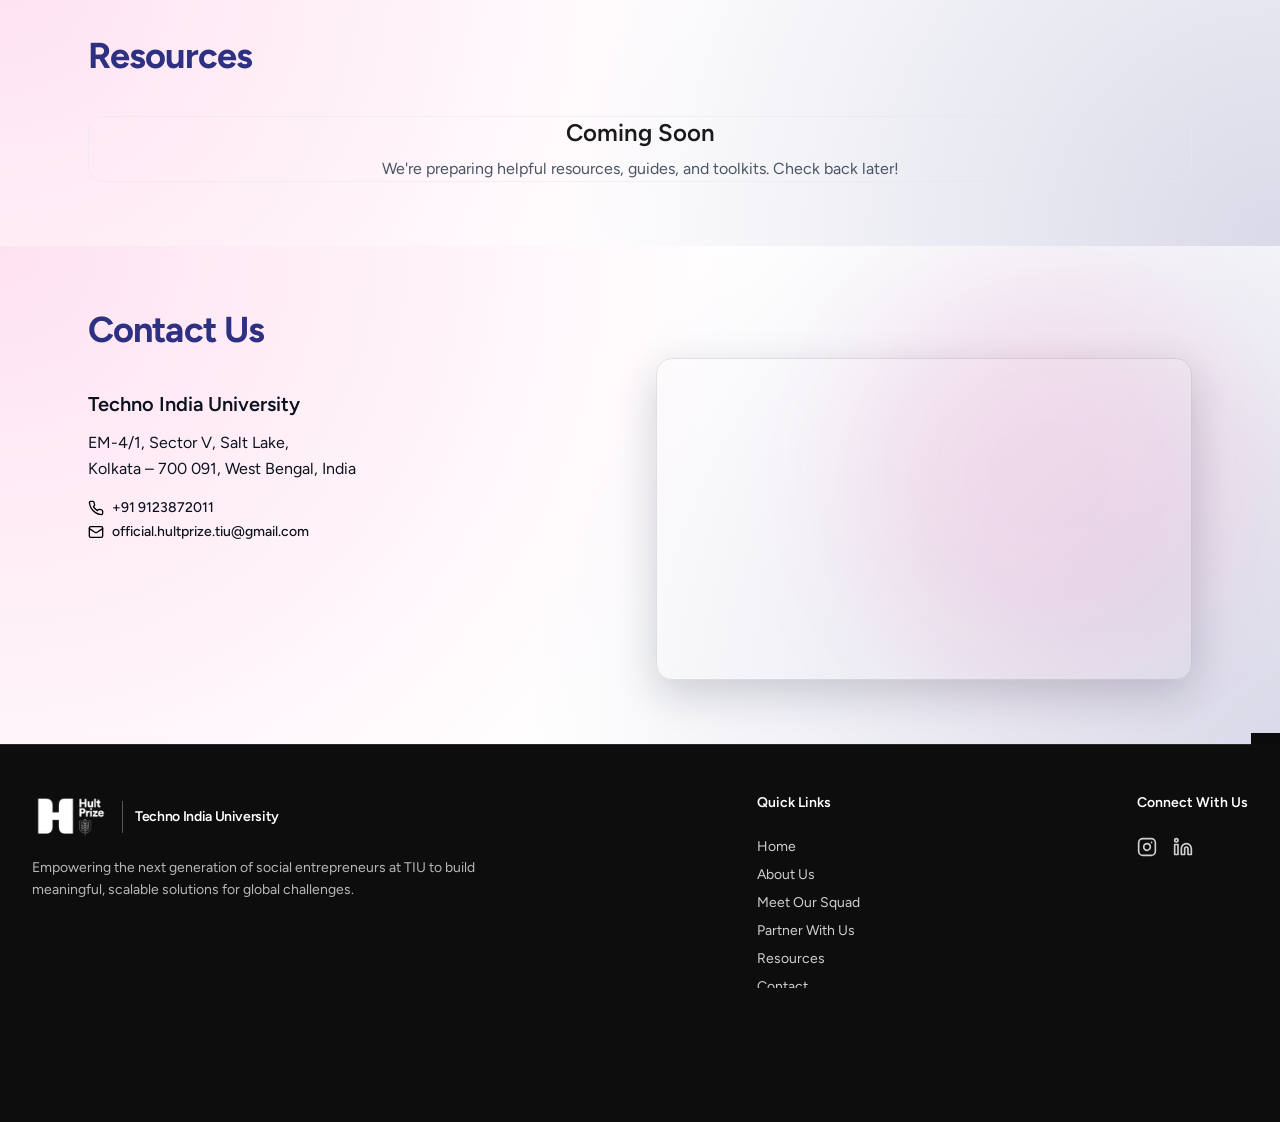
<file: hultprizetiu/index.html>
<!DOCTYPE html>
<html lang="en" class="antialiased scroll-smooth">
  <head>
    <meta charset="utf-8" />
    <title>Hult Prize – Techno India University</title>
    <meta
      name="description"
      content="Hult Prize at Techno India University – empowering students to build entrepreneurial solutions for global challenges."
    />
    <meta name="viewport" content="width=device-width, initial-scale=1" />

    <!-- Keep your existing CSS (from the mirrored project) -->
    <link
      rel="stylesheet"
      href="_next/static/css/61f992b4fc4ace9e.css"
      data-precedence="next"
    />
       
    <!-- Simple custom styles for slider + flip cards -->
    <style>
      /* HERO SLIDER */
      .hero-slider {
        position: relative;
        width: 100%;
        height: 100vh;
        overflow: hidden;
      }
      .hero-slide {
        position: absolute;
        inset: 0;
        opacity: 0;
        transform: translateX(10px);
        transition: opacity 0.5s ease, transform 0.5s ease;
        display: flex;
        align-items: center;
        justify-content: center;
      }
      .hero-slide.active {
        opacity: 1;
        transform: translateX(0);
      }
      .hero-slide-bg {
        position: absolute;
        inset: 0;
        background-size: cover;
        background-position: center;
        opacity: 0.25;
        filter: blur(1px);
      }
      .hero-slide-overlay {
        position: absolute;
        inset: 0;
        background: linear-gradient(
          135deg,
          rgba(46, 49, 130, 0.85) 0%,
          rgba(138, 40, 144, 0.65) 50%,
          rgba(255, 50, 155, 0.85) 100%
        );
      }
      .hero-content {
        position: relative;
        z-index: 10;
      }

      /* DOTS */
      .slider-dot {
        height: 10px;
        border-radius: 999px;
        transition: all 0.3s ease;
      }
      .slider-dot.active {
        width: 32px;
        background-color: white;
      }
      .slider-dot.inactive {
        width: 8px;
        background-color: rgba(255, 255, 255, 0.4);
      }

      /* FLIP CARDS (Kept for other potential use, but not active in Team section) */
      .team-card {
        perspective: 1000px;
      }
      .team-card-inner {
        position: relative;
        width: 100%;
        height: 100%;
        transform-style: preserve-3d;
        transition: transform 0.8s ease;
      }
      .team-card.flipped .team-card-inner {
        transform: rotateY(180deg);
      }
      .team-face {
        position: absolute;
        inset: 0;
        backface-visibility: hidden;
      }
      .team-face.back {
        transform: rotateY(180deg);
      }

      /* Copied from i2.html for compatibility */
      :root {
        --brand-pink: #ff329b;
        --brand-blue: #2e3182;
        --brand-deep: #0b1220;
      }
      .glass {
        backdrop-filter: blur(18px);
        -webkit-backdrop-filter: blur(18px);
        background: rgba(255, 255, 255, 0.15);
        border: 1px solid rgba(255, 255, 255, 0.25);
      }

      .glass-card {
        backdrop-filter: blur(24px);
        -webkit-backdrop-filter: blur(24px);
        background: rgba(255, 255, 255, 0.95);
      }

      .gradient-mesh {
        background: radial-gradient(
            circle at top left,
            rgba(255, 50, 155, 0.14),
            transparent 55%
          ),
          radial-gradient(
            circle at bottom right,
            rgba(46, 49, 130, 0.18),
            transparent 55%
          ),
          #ffffff;
      }
      .shadow-soft {
        box-shadow: 0 14px 40px rgba(15, 23, 42, 0.18);
      }
    </style>
  </head>

  <body class="font-sans bg-background text-foreground">
    <main class="min-h-screen">
      <!-- NAVBAR -->
      <header
        class="navbar-fixed-height fixed top-0 left-0 right-0 z-50 transition-colors duration-200 bg-black/90 backdrop-blur-sm sm:backdrop-blur shadow-lg"
        style="height: 64px; min-height: 64px; max-height: 64px"
      >
        <div class="w-full px-4 sm:px-6 md:px-8">
          <div
            style="height: 64px; min-height: 64px; max-height: 64px"
            class="flex items-center justify-between"
          >
            <!-- Logo + Title -->
            <div class="flex items-center gap-3">
              <a href="#home">
                <img
                  alt="Hult Prize Logo"
                  loading="lazy"
                  width="40"
                  height="40"
                  class="h-10 w-auto transition-transform hover:scale-110"
                  style="color: transparent"
                  src="_next/HultPrizeLogo-White7a3c.png?url=%2FHult%20Prize%20Logo%20-%20White.png&amp;w=96&amp;q=75"
                />
              </a>
              <div class="h-8 w-px bg-gray-300"></div>
              <span
                class="font-sans font-semibold text-sm tracking-tight text-white"
              >
                Techno India University
              </span>
            </div>

            <!-- Desktop Nav (Copied from i2.html and adapted) -->
            <nav class="hidden md:flex items-center gap-6">
              <a
                class="text-sm font-sans font-medium relative group no-underline text-white"
                href="#home"
                >Home
                <span
                  class="absolute -bottom-1 left-0 w-0 h-0.5 bg-brand-pink transition-all duration-300 group-hover:w-full"
                ></span>
              </a>
              <a
                class="text-sm font-sans font-medium relative group no-underline text-white"
                href="#about"
                >About Us
                <span
                  class="absolute -bottom-1 left-0 w-0 h-0.5 bg-brand-pink transition-all duration-300 group-hover:w-full"
                ></span>
              </a>
              <a
                class="text-sm font-sans font-medium relative group no-underline text-white"
                href="#team"
                >Meet Our Squad
                <span
                  class="absolute -bottom-1 left-0 w-0 h-0.5 bg-brand-pink transition-all duration-300 group-hover:w-full"
                ></span>
              </a>
              <a
                class="text-sm font-sans font-medium relative group no-underline text-white"
                href="#partner"
                >Partner With Us
                <span
                  class="absolute -bottom-1 left-0 w-0 h-0.5 bg-brand-pink transition-all duration-300 group-hover:w-full"
                ></span>
              </a>
              <a
                class="text-sm font-sans font-medium relative group no-underline text-white"
                href="#resources"
                >Resources
                <span
                  class="absolute -bottom-1 left-0 w-0 h-0.5 bg-brand-pink transition-all duration-300 group-hover:w-full"
                ></span>
              </a>
              <a
                class="text-sm font-sans font-medium relative group no-underline text-white"
                href="#contact"
                >Contact Us
                <span
                  class="absolute -bottom-1 left-0 w-0 h-0.5 bg-brand-pink transition-all duration-300 group-hover:w-full"
                ></span>
              </a>
              <a
  href="prize.html"
  class="px-4 py-2 rounded-xl bg-brand-pink text-brand-blue font-semibold shadow-none"
>
  Join Us
</a>


            <!-- Mobile Menu Button (from i2.html) -->
            <button
              id="mobile-menu-btn"
              aria-label="Toggle menu"
              class="md:hidden inline-flex items-center justify-center rounded-xl p-2 transition-colors border border-white/30 bg-white/10"
            >
              <svg
                xmlns="http://www.w3.org/2000/svg"
                width="20"
                height="20"
                viewBox="0 0 24 24"
                fill="none"
                stroke="currentColor"
                stroke-width="2"
                stroke-linecap="round"
                stroke-linejoin="round"
                class="lucide lucide-menu text-white"
              >
                <line x1="4" x2="20" y1="12" y2="12"></line>
                <line x1="4" x2="20" y1="6" y2="6"></line>
                <line x1="4" x2="20" y1="18" y2="18"></line>
              </svg>
            </button>
          </div>

          <!-- Mobile Menu (from i2.html) -->
          <nav
            id="mobile-menu"
            class="md:hidden hidden flex-col gap-1 pb-3 text-sm"
          >
            <a
              href="#home"
              class="block px-3 py-2 text-white rounded-lg hover:bg-white/10 no-underline"
            >
              Home
            </a>
            <a
              href="#about"
              class="block px-3 py-2 text-white rounded-lg hover:bg-white/10 no-underline"
            >
              About Us
            </a>
            <a
              href="#team"
              class="block px-3 py-2 text-white rounded-lg hover:bg-white/10 no-underline"
            >
              Meet Our Squad
            </a>
            <a
              href="#partner"
              class="block px-3 py-2 text-white rounded-lg hover:bg-white/10 no-underline"
            >
              Partner With Us
            </a>
            <a
              href="#resources"
              class="block px-3 py-2 text-white rounded-lg hover:bg-white/10 no-underline"
            >
              Resources
            </a>
            <a
              href="#contact"
              class="block px-3 py-2 text-white rounded-lg hover:bg-white/10 no-underline"
            >
              Contact Us
            </a>
            <a
              href="prize.html"
              class="block px-3 py-2 text-brand-pink font-semibold rounded-lg border border-brand-pink/60 mt-1 no-underline"
            >
              Join Us
            </a>
          </nav>
        </div>
      </header>
      <div class="h-16 sm:h-16"></div>

      <!-- HERO SECTION WITH SLIDER -->
<section id="home" class="scroll-mt-24">
  <section
    class="hero-slider"
    style="
      background: linear-gradient(
        135deg,
        rgba(46, 49, 130, 0.95) 0%,
        rgba(138, 40, 144, 0.9) 50%,
        rgba(255, 50, 155, 0.95) 100%
      );
    "
  >

      <!-- Slide 2: Hult Prize at TIU -->
    <div class="hero-slide no-bg" data-slide="0">
  <div
    class="hero-slide-bg"
    style="background-image: url('images/tiu1.jpg');"
  ></div>
  <div 
    class="hero-slide-overlay"
    style="background: rgba(0, 0, 0, 0.45);"
  ></div>


  <!-- REMOVE OVERLAY -->
  <!-- <div class="hero-slide-overlay"></div> -->

  <div class="hero-content mx-auto max-w-5xl px-4 sm:px-6">
    <div class="text-center md:text-left max-w-2xl space-y-4 text-white">
      <h1
        class="text-balance font-sans font-bold tracking-tight text-center"
        style="font-size: clamp(2.3rem, 5vw, 3.8rem)"
      >
        Hult Prize at Techno India University
      </h1>
       <p class="text-base sm:text-lg md:text-xl text-white/90 leading-relaxed font-semibold">
        At TIU, our Hult Prize chapter is building a hub of impact-driven
        innovation, where students turn ideas into real solutions for people
        and the planet.
      </p>
      <p class="text-sm sm:text-base md:text-lg text-white/85 leading-relaxed font-semibold">
        Collaborate across departments, get mentored, and showcase your
        ideas on a global stage.
      </p>
    </div>
  </div>
</div>
<style>
  .hero-slide.no-bg {
    background: none !important;
  }
  .hero-slide.no-bg .hero-slide-bg {
    opacity: 1 !important;
  }
</style>
  
  
  
  
  
  <div class="hero-slide no-bg" data-slide="1">
  <div
    class="hero-slide-bg"
    style="background-image: url('images/banner.jpg');"
  ></div>
  <div 
    class="hero-slide-overlay"
    style="background: rgba(0, 0, 0, 0.45);"
  ></div>


  <!-- REMOVE OVERLAY -->
  <!-- <div class="hero-slide-overlay"></div> -->

  <div class="hero-content mx-auto max-w-5xl px-4 sm:px-6">
    <div class="text-center md:text-left max-w-2xl space-y-4 text-white">
      <h1
        class="text-balance font-sans font-bold tracking-tight text-center"
        style="font-size: clamp(2.3rem, 5vw, 3.8rem)"
      >
         One million to change the world
      </h1>
       <p class="text-base sm:text-lg md:text-xl text-white/90 leading-relaxed font-semibold">
        The Hult Prize is a global movement that inspires students to build
            social enterprises solving the world’s most pressing challenges —
            combining business, innovation, and impact.
</p>
      
    <p class="text-sm sm:text-base md:text-lg text-white/85 leading-relaxed font-semibold">
  From campus rounds to global finals, teams pitch sustainable ideas
  that can transform lives and communities.
</p>
    </div>
  </div>
</div>
<style>
  .hero-slide.no-bg {
    background: none !important;
  }
  .hero-slide.no-bg .hero-slide-bg {
    opacity: 1 !important;
  }
  .hero-slide-bg,
.hero-slide-overlay {
  pointer-events: none !important;
}

.hero-content {
  position: relative;
  z-index: 50 !important;
  pointer-events: auto !important;
}

</style>


    

<div class="hero-slide no-bg" data-slide="2">
  <div
    class="hero-slide-bg"
    style="background-image: url('images/tiu2.jpg');"
  ></div>
  <div 
    class="hero-slide-overlay"
    style="background: rgba(0, 0, 0, 0.45);"
  ></div>


  <!-- REMOVE OVERLAY -->
  <!-- <div class="hero-slide-overlay"></div> -->

  <div class="hero-content mx-auto max-w-5xl px-4 sm:px-6">
    <div class="text-center md:text-left max-w-2xl space-y-4 text-white">
      <h1
        class="text-balance font-sans font-bold tracking-tight text-center"
        style="font-size: clamp(2.3rem, 5vw, 3.8rem)"
      >
        Join the Hult Prize Team at TIU
      </h1>
       <p class="text-base sm:text-lg md:text-xl text-white/90 leading-relaxed font-semibold">
        Be part of the core student team that runs workshops, builds
            community, and hosts the Hult Prize On Campus program.
      </p>
      <p class="text-sm sm:text-base md:text-lg text-white/85 leading-relaxed font-semibold">
       Learn leadership, event management, and entrepreneurship while
            working with changemakers across Techno India University.
      </p>
      <a
  href="prize.html"
  class="px-4 py-2 rounded-xl bg-brand-pink text-brand-blue font-semibold shadow-none"
>
  Join Us
</a>
    </div>
  </div>
</div>
<style>
  .hero-slide.no-bg {
    background: none !important;
  }
  .hero-slide.no-bg .hero-slide-bg {
    opacity: 1 !important;
  }
</style>



    
    <!-- Dots -->
    <div
      class="absolute bottom-4 sm:bottom-8 left-0 right-0 z-30 flex items-center justify-center gap-2"
      id="slider-dots"
    >
      <button
        class="slider-dot active"
        aria-label="Go to slide 1"
        data-go="0"
      ></button>
      <button
        class="slider-dot inactive"
        aria-label="Go to slide 2"
        data-go="1"
      ></button>
      <button
        class="slider-dot inactive"
        aria-label="Go to slide 3"
        data-go="2"
      ></button>
    </div>
  </section>
</section>


      <!-- ABOUT US -->
      <section id="about" class="scroll-mt-24">
        <section class="gradient-mesh relative overflow-hidden">
          <div
            class="absolute top-10 right-10 w-64 sm:w-96 h-64 sm:h-96 rounded-full bg-brand-pink/10 blur-3xl"
          ></div>
          <div
            class="mx-auto max-w-6xl px-4 sm:px-6 py-12 sm:py-16 relative z-10"
          >
            <div
              class="grid grid-cols-1 md:grid-cols-2 gap-8 sm:gap-12 items-center"
            >
              <div class="relative order-1 md:order-2">
                <!-- Placeholder image; replace with TIU/Hult photo -->
                <img
                  src="images/Version 1.jpg"
                  alt="Hult Prize at TIU event"
                  class="w-full h-auto rounded-2xl shadow-2xl"
                  onerror="this.src='https://placehold.co/600x400/2e3182/white?text=Hult+Prize+at+TIU'"
                />
              </div>
              <div class="order-2 md:order-1">
                <div class="flex items-start gap-3 sm:gap-4">
                  
                  <div>
                    <h2
                      class="text-3xl sm:text-4xl md:text-5xl font-sans font-bold tracking-tight text-brand-blue text-balance"
                    >
                      About Us
                    </h2>
                    <p
                      class="mt-4 sm:mt-6 text-base sm:text-lg leading-relaxed text-gray-700"
                    >
                      <p class="mt-4 sm:mt-6 text-base sm:text-lg leading-relaxed text-gray-700">
  <a 
    href="https://www.hultprize.org/en/" 
    class="underline text-brand-black hover:text-brand-pink transition no-underline font-bold"
    target="_blank"
    rel="noopener noreferrer"
  >
    Hult Prize
  </a> at Techno India University is a student-led
                      initiative that empowers students to design
                      entrepreneurial solutions for global problems aligned with
                      the UN Sustainable Development Goals.
                    </p>
                    <p
                      class="mt-3 sm:mt-4 text-base sm:text-lg leading-relaxed text-gray-700"
                    >
                      We host Info Sessions, Idea Sprints, Mentorship Clinics
                      and the official Hult Prize On Campus program, helping TIU
                      students build teams, validate ideas, and pitch with
                      confidence.
                    </p>
                  </div>
                </div>
              </div>
            </div>
          </div>
        </section>
      </section>

     <!-- MEET OUR TEAM (PROFESSIONAL 2-MEMBER LAYOUT) -->
<section id="team" class="scroll-mt-24">
  <section aria-labelledby="team-heading">
    <div class="mx-auto max-w-6xl px-4 sm:px-6 py-12 sm:py-16">
      <h2
        id="team-heading"
        class="text-3xl sm:text-4xl md:text-5xl font-sans font-bold tracking-tight text-brand-blue text-center sm:text-left mb-8 sm:mb-10 lg:mb-12"
      >
        Meet Our Squad
      </h2>

      <!-- your team cards wrapper starts here -->
      <div class="grid gap-10 md:grid-cols-2 lg:gap-16">
        <!-- cards... -->
      </div>
    </div>
  </section>
</section>

        <div class="flex flex-col items-center text-center md:text-left">
  <img
    src="images/sarab.jpg"
    alt="Campus Director"
    class="rounded-full w-40 h-40 object-cover shadow-xl border border-gray-200"
    onerror="this.src='https://placehold.co/350x350/eeeeee/999999?text=Director'"
  />

  <h3 class="mt-6 mb-2 text-2xl font-semibold text-gray-900">
    Sarab Bose
  </h3>
  <a 
    href="https://www.linkedin.com/in/sarabbose"
    target="_blank"
    class="mt-2 mb-4"
  >
    <svg 
      xmlns="http://www.w3.org/2000/svg" 
      width="28" 
      height="28" 
      fill="#0A66C2" 
      viewBox="0 0 24 24"
      class="hover:opacity-80 transition"
    >
      <path d="M4.98 3.5C4.98 4.88 3.86 6 2.5 6S0 4.88 0 3.5 1.12 1 2.48 1s2.5 1.12 2.5 2.5zM.5 8.5h4V24h-4V8.5zM8.5 8.5h3.8v2.1h.1c.5-1 1.8-2.1 3.7-2.1 4 0 4.8 2.6 4.8 6V24h-4v-6.5c0-1.6 0-3.7-2.3-3.7s-2.7 1.8-2.7 3.6V24h-4V8.5z"/>
    </svg>
  </a>

  <h3 class="text-2xl font-semibold text-gray-900">
    Campus Director
  </h3>

  <p class="text-sm text-brand-pink font-medium">
    HULT PRIZE AT TIU
  </p>

  <p class="mb-6 mt-4 text-sm leading-relaxed text-gray-700 max-w-md">
    “As Campus Director of the Hult Prize at Techno India University, my vision is to build the strongest and most impactful chapter in India within my tenure. I shall only deliver the best for the best.”
  </p>
</div>




              <!-- MEMBER 2 -->
              <div class="flex flex-col items-center text-center md:text-left">
                <img
                  src="images/joyjit.jpg"
                  alt="Deputy Campus Director"
                  class="rounded-full w-40 h-40 object-cover shadow-xl border border-gray-200"
                  onerror="this.src='https://placehold.co/350x350/eeeeee/999999?text=Deputy'"
                />

                <h3 class="mt-6 mb-2 text-2xl font-semibold text-gray-900">
                  Joyjit Das
                </h3>
                <a 
    href="https://www.linkedin.com/in/joyjit-das-b0a4b7326?"
    target="_blank"
    class="mt-2"
  >
    <svg 
      xmlns="http://www.w3.org/2000/svg" 
      width="28" 
      height="28" 
      fill="#0A66C2" 
      viewBox="0 0 24 24"
      class="hover:opacity-80 transition"
    >
      <path d="M4.98 3.5C4.98 4.88 3.86 6 2.5 6S0 4.88 0 3.5 1.12 1 2.48 1s2.5 1.12 2.5 2.5zM.5 8.5h4V24h-4V8.5zM8.5 8.5h3.8v2.1h.1c.5-1 1.8-2.1 3.7-2.1 4 0 4.8 2.6 4.8 6V24h-4v-6.5c0-1.6 0-3.7-2.3-3.7s-2.7 1.8-2.7 3.6V24h-4V8.5z"/>
    </svg>
  </a>

                <h3 class="mt-6 text-2xl font-semibold text-gray-900">
                  Deputy Campus Director
                </h3>

                <p class="text-sm text-brand-pink font-medium">
                  HULT PRIZE AT TIU
                </p>

                <p class="mb-6 mt-4 text-sm leading-relaxed text-gray-700 max-w-md">
                  “Hult Prize at TIU is more than a competition — it is a
                  leadership lab. We invite students to collaborate, experiment
                  and design solutions that are as kind as they are bold.”
                </p>
              </div>
            </div>
          </div>
        </section>
      </section>

      <!-- PARTNER WITH US (FORM UPDATED) -->
<section
  id="partner"
  class="scroll-mt-24 gradient-mesh relative overflow-hidden"
>
  <div class="mx-auto max-w-6xl px-4 sm:px-6 py-12 sm:py-16 relative z-10">

    <h2
      class="text-2xl sm:text-3xl md:text-4xl font-sans font-bold tracking-tight text-brand-blue text-balance text-center sm:text-left"
    >
      Partner With Us
    </h2>

    <!-- Increased gap between text & form (gap-16) -->
    <div class="mt-8 sm:mt-10 grid md:grid-cols-2 gap-16">

      <!-- Left Column -->
      <div class="space-y-4 text-base sm:text-lg text-black">
        <p>
          Hult Prize at Techno India University invites brands, companies,
          startups, NGOs, and ecosystem partners to support the next
          generation of impact-driven entrepreneurs.
        </p>
        <p>
          You can partner with us through sponsorships, mentorship, jury
          participation, workshops, and more. Share your details below,
          and we’ll reach out with a customised partnership deck.
        </p>
        <ul class="list-disc list-inside space-y-1 text-black">
          <li>Brand visibility among high-potential student innovators</li>
          <li>Access to student-led impact ventures & ideas</li>
          <li>Speaking & mentoring opportunities</li>
          <li>Long-term campus collaboration opportunities</li>
        </ul>
      </div>

      <!-- FORM -->
      <form
        id="partner-form"
        class="glass-card rounded-2xl p-6 sm:p-7 space-y-6 text-base text-black shadow-soft"
        style="
          border: 1px solid transparent;
          background-image: linear-gradient(white, white),
            linear-gradient(
              135deg,
              rgba(255, 50, 156, 0),
              rgba(46, 49, 130, 0.2)
            );
          background-origin: border-box;
          background-clip: padding-box, border-box;
        "
      >
        <div>
          <!-- Larger label -->
          <label class="block text-sm font-semibold mb-1 text-black">
            Your Name
          </label>
          <input
            type="text"
            name="name"
            required
            class="w-full rounded-xl px-4 py-3 text-base text-black border border-gray-300 focus:outline-none focus:ring-2 focus:ring-brand-pink"
          />
        </div>

        <div>
          <label class="block text-sm font-semibold mb-1 text-black">
            Organisation / Brand
          </label>
          <input
            type="text"
            name="organisation"
            required
            class="w-full rounded-xl px-4 py-3 text-base text-black border border-gray-300 focus:outline-none focus:ring-2 focus:ring-brand-pink"
          />
        </div>

        <div class="grid sm:grid-cols-2 gap-6">
          <div>
            <label class="block text-sm font-semibold mb-1 text-black">
              Official Email
            </label>
            <input
              type="email"
              name="email"
              required
              class="w-full rounded-xl px-4 py-3 text-base text-black border border-gray-300 focus:outline-none focus:ring-2 focus:ring-brand-pink"
            />
          </div>

          <div>
            <label class="block text-sm font-semibold mb-1 text-black">
              Partnership Type
            </label>
            <select
              name="type"
              class="w-full rounded-xl px-4 py-3 text-base text-black border border-gray-300 focus:outline-none focus:ring-2 focus:ring-brand-pink"
            >
              <option>Sponsorship</option>
              <option>Brand Collaboration</option>
              <option>Mentoring / Jury</option>
              <option>Workshop / Talk</option>
              <option>Other</option>
            </select>
          </div>
        </div>

        <div>
          <label class="block text-sm font-semibold mb-1 text-black">
            Your Message / Proposal
          </label>
          <textarea
            name="message"
            rows="4"
            class="mb-6 w-full rounded-xl px-4 py-3 text-base text-black border border-gray-300 focus:outline-none focus:ring-2 focus:ring-brand-pink"
            placeholder="Tell us how you’d like to partner with Hult Prize at Techno India University..."
          ></textarea>
        </div>

        <!-- UPDATED BUTTON -->
         
              <div class="flex justify-center">
                <button
                  type="submit"
                  class="w-auto rounded-xl bg-brand-pink text-white font-semibold py-2 px-8 text-sm shadow-md hover:opacity-90 transition"
                >
                  Submit
                </button>
              </div>


        <p
          id="partner-form-status"
          class="mt-3 text-sm text-gray-600 hidden text-center"
        ></p>
      </form>
    </div>
  </div>
</section>


      <!-- NEW "RESOURCES" SECTION -->
      <section
        id="resources"
        class="scroll-mt-24 gradient-mesh relative overflow-hidden"
      >
        <div
          class="mx-auto max-w-6xl px-4 sm:px-6 py-12 sm:py-16 relative z-10"
        >
          <h2
            class="text-2xl sm:text-3xl md:text-4xl font-sans font-bold tracking-tight text-brand-blue text-balance text-center sm:text-left"
          >
            Resources
          </h2>
          <!-- Pink line removed -->

          <div
            class="mt-8 sm:mt-10 text-center py-16 bg-white/50 rounded-2xl border border-gray-200/50"
          >
            <p class="text-2xl text-gray-500 font-semibold">Coming Soon</p>
            <p class="mt-2 text-gray-600">
              We're preparing helpful resources, guides, and toolkits. Check
              back later!
            </p>
          </div>
        </div>
      </section>

      <!-- CONTACT -->
      <section id="contact" class="scroll-mt-24">
        <section
          aria-labelledby="findus-heading"
          class="gradient-mesh relative overflow-hidden"
        >
          <div
            class="absolute top-10 right-10 w-64 sm:w-96 h-64 sm:h-96 rounded-full bg-brand-pink/10 blur-3xl"
          ></div>
          <div
            class="mx-auto max-w-6xl px-4 sm:px-6 py-12 sm:py-16 relative z-10"
          >
            <h2
              id="findus-heading"
              class="text-2xl sm:text-3xl md:text-4xl font-sans font-bold tracking-tight text-[color:var(--brand-blue)] text-balance text-center sm:text-left"
            >
              Contact Us
            </h2>
            <!-- Pink line removed -->

            <div
              class="mt-8 sm:mt-10 grid gap-6 sm:gap-8 grid-cols-1 md:grid-cols-2"
            >
              <!-- Contact Info -->
              <div class="flex flex-col justify-start">
                <h3
                  class="text-lg sm:text-xl font-sans font-semibold text-center sm:text-left"
                  style="color: #0b1220"
                >
                  Techno India University
                </h3>
                <p
                  class="mt-3 leading-relaxed text-center sm:text-left"
                  style="color: #0b1220"
                >
                  EM-4/1, Sector V, Salt Lake,<br />
                  Kolkata – 700 091, West Bengal, India
                </p>
                <div class="mt-4 flex flex-col items-center sm:items-start">
                  <p
                    class="text-sm font-sans font-medium flex items-center gap-2"
                    style="color: #0b1220"
                  >
                    <svg
                      xmlns="http://www.w3.org/2000/svg"
                      width="16"
                      height="16"
                      viewBox="0 0 24 24"
                      fill="none"
                      stroke="black"
                      stroke-width="2"
                      stroke-linecap="round"
                      stroke-linejoin="round"
                      class="lucide lucide-phone"
                    >
                      <path
                        d="M22 16.92v3a2 2 0 0 1-2.18 2 19.79 19.79 0 0 1-8.63-3.07 19.5 19.5 0 0 1-6-6 19.79 19.79 0 0 1-3.07-8.67A2 2 0 0 1 4.11 2h3a2 2 0 0 1 2 1.72 12.84 12.84 0 0 0 .7 2.81 2 2 0 0 1-.45 2.11L8.09 9.91a16 16 0 0 0 6 6l1.27-1.27a2 2 0 0 1 2.11-.45 12.84 12.84 0 0 0 2.81.7A2 2 0 0 1 22 16.92z"
                      ></path>
                    </svg>
                    +91 9123872011
                  </p>
                  <p
                    class="text-sm font-sans font-medium mt-1 flex items-center gap-2"
                    style="color: #0b1220"
                  >
                    <svg
                      xmlns="http://www.w3.org/2000/svg"
                      width="16"
                      height="16"
                      viewBox="0 0 24 24"
                      fill="none"
                      stroke="black"
                      stroke-width="2"
                      stroke-linecap="round"
                      stroke-linejoin="round"
                      class="lucide lucide-mail"
                    >
                      <rect width="20" height="16" x="2" y="4" rx="2"></rect>
                      <path
                        d="m22 7-8.97 5.7a1.94 1.94 0 0 1-2.06 0L2 7"
                      ></path>
                    </svg>
                    official.hultprize.tiu@gmail.com
                  </p>
                </div>
              </div>

              <!-- Simple map placeholder -->
              <div class="flex flex-col justify-start mt-6 sm:-mt-8">
                <div
                  class="rounded-2xl overflow-hidden border shadow-soft"
                  style="border-color: rgba(0, 0, 0, 0.1)"
                >
                  <iframe
                    title="Techno India University location"
                    src="https://maps.google.com/maps?q=Techno%20India%20University%20Salt%20Lake%20Kolkata&t=&z=13&ie=UTF8&iwloc=&output=embed"
                    class="w-full h-64 sm:h-80"
                    loading="lazy"
                  ></iframe>
                </div>
              </div>
            </div>
          </div>
        </section>
      </section>

      <!-- FOOTER -->
      <footer
        class="bg-black/95 backdrop-blur-md shadow-lg border-t border-white/10"
      >
        <div class="w-full py-8 sm:py-12">
          <div class="px-4 sm:px-6 md:px-8">
            <div
              class="flex flex-col md:flex-row items-start justify-between gap-6 sm:gap-8 mb-6 sm:mb-8"
            >
              <div class="flex flex-col gap-4">
                <div class="flex items-center gap-3">
                  <a href="#home">
                    <img
                      alt="Hult Prize Logo"
                      loading="lazy"
                      width="48"
                      height="48"
                      class="h-10 sm:h-12 w-auto transition-transform hover:scale-110"
                      style="color: transparent"
                      src="_next/HultPrizeLogo-White7a3c.png?url=%2FHult%20Prize%20Logo%20-%20White.png&amp;w=96&amp;q=75"
                    />
                  </a>
                  <div class="h-8 w-px bg-white/30"></div>
                  <div class="flex flex-col">
                    <span
                      class="font-sans font-semibold text-white text-xs sm:text-sm tracking-tight"
                    >
                      Techno India University
                    </span>
                  </div>
                </div>
                <p
                  class="text-xs sm:text-sm font-sans text-white/70 max-w-md leading-relaxed"
                >
                  Empowering the next generation of social entrepreneurs at TIU
                  to build meaningful, scalable solutions for global challenges.
                </p>
              </div>

              <div class="flex flex-col gap-3 sm:gap-4">
                <h3
                  class="font-sans font-semibold text-white text-xs sm:text-sm mb-1 sm:mb-2"
                >
                  Quick Links
                </h3>
                <div class="flex flex-col gap-1.5 sm:gap-2">
                  <a
                    class="text-xs sm:text-sm font-sans text-white/80 hover:text-white transition-colors duration-300 no-underline"
                    href="#home"
                    >Home</a
                  >
                  <a
                    class="text-xs sm:text-sm font-sans text-white/80 hover:text-white transition-colors duration-300 no-underline"
                    href="#about"
                    >About Us</a
                  >
                  <a
                    class="text-xs sm:text-sm font-sans text-white/80 hover:text-white transition-colors duration-300 no-underline"
                    href="#team"
                    >Meet Our Squad</a
                  >
                  <a
                    class="text-xs sm:text-sm font-sans text-white/80 hover:text-white transition-colors duration-300 no-underline"
                    href="#partner"
                    >Partner With Us</a
                  >
                  <a
                    class="text-xs sm:text-sm font-sans text-white/80 hover:text-white transition-colors duration-300 no-underline"
                    href="#resources"
                    >Resources</a
                  >
                  <a
                    class="text-xs sm:text-sm font-sans text-white/80 hover:text-white transition-colors duration-300 no-underline"
                    href="#contact"
                    >Contact</a
                  >
                </div>
              </div>

              <!-- NEW Socials Section -->
              <div class="flex flex-col gap-3 sm:gap-4">
                <h3
                  class="font-sans font-semibold text-white text-xs sm:text-sm mb-1 sm:mb-2"
                >
                  Connect With Us
                </h3>
                <div class="flex items-center gap-4">
                  <a
                    href="https://www.instagram.com/hultprize__tiu?igsh=a3l1YWltaWxwdWww"
                    aria-label="Instagram"
                    class="transition-transform hover:scale-110"
                  >
                    <svg
                      xmlns="http://www.w3.org/2000/svg"
                      width="20"
                      height="20"
                      viewBox="0 0 24 24"
                      fill="none"
                      stroke="currentColor"
                      stroke-width="2"
                      stroke-linecap="round"
                      stroke-linejoin="round"
                      class="text-white/80 hover:text-white"
                    >
                      <rect
                        width="20"
                        height="20"
                        x="2"
                        y="2"
                        rx="5"
                        ry="5"
                      ></rect>
                      <path
                        d="M16 11.37A4 4 0 1 1 12.63 8 4 4 0 0 1 16 11.37z"
                      ></path>
                      <line x1="17.5" x2="17.51" y1="6.5" y2="6.5"></line>
                    </svg>
                  </a>
                  <a
                    href="https://www.linkedin.com/company/hult-prize-tiu/"
                    aria-label="LinkedIn"
                    class="transition-transform hover:scale-110"
                  >
                    <svg
                      xmlns="http://www.w3.org/2000/svg"
                      width="20"
                      height="20"
                      viewBox="0 0 24 24"
                      fill="none"
                      stroke="currentColor"
                      stroke-width="2"
                      stroke-linecap="round"
                      stroke-linejoin="round"
                      class="text-white/80 hover:text-white"
                    >
                      <path
                        d="M16 8a6 6 0 0 1 6 6v7h-4v-7a2 2 0 0 0-2-2 2 2 0 0 0-2 2v7h-4v-7a6 6 0 0 1 6-6z"
                      ></path>
                      <rect width="4" height="12" x="2" y="9"></rect>
                      <circle cx="4" cy="4" r="2"></circle>
                    </svg>
                  </a>
                </div>
              </div>
            </div>

            <div class="pt-4 sm:pt-6 border-t border-white/10">
              <div
                class="flex flex-col sm:flex-row items-center justify-between gap-3 sm:gap-4"
              >
                <p
                  class="text-xs sm:text-sm font-sans text-white/60 text-center sm:text-left"
                >
                  © 2025 Hult Prize at Techno India University. All rights
                  reserved.
                </p>
              </div>
            </div>
          </div>
        </div>
      </footer>
    </main>

    <!-- *** NEW *** Mobile Menu Toggle Script -->
    <script>
      (function () {
        const btn = document.getElementById("mobile-menu-btn");
        const menu = document.getElementById("mobile-menu");
        if (btn && menu) {
          btn.addEventListener("click", () => {
            menu.classList.toggle("hidden");
          });
          // Close menu on link click
          menu.querySelectorAll("a").forEach((link) => {
            link.addEventListener("click", () => {
              menu.classList.add("hidden");
            });
          });
        }
      })();
    </script>

    <!-- *** NEW *** Partner Form Script -->
    <script>
      (function () {
        // --- SCRIPT URL FOR PARTNER FORM ---
        // ⚠️ IMPORTANT: Replace this with your *actual* Google Apps Script URL
        const PARTNER_SCRIPT_URL =
          "https://script.google.com/macros/s/AKfycbxta3il5zEIboJleyvlC219CGEwp8liS7trMZClpFJVRHlUvTASoY7PWun7ezMmNwb2/exec";

        const partnerForm = document.getElementById("partner-form");
        const partnerStatusEl = document.getElementById("partner-form-status");

        if (partnerForm) {
          partnerForm.addEventListener("submit", async (event) => {
            event.preventDefault();
            showStatus(
              partnerStatusEl,
              "Submitting your query...",
              "gray",
              partnerForm.querySelector("button[type='submit']"),
              "Submitting..."
            );

            try {
              await fetch(PARTNER_SCRIPT_URL, {
                method: "POST",
                body: new FormData(partnerForm),
                mode: "no-cors",
              });
              showStatus(
                partnerStatusEl,
                "Thank you! Your query has been sent.",
                "green",
                partnerForm.querySelector("button[type='submit']"),
                "Submit"
              );
              partnerForm.reset();
            } catch (error) {
              console.error("Partner Form Error:", error);
              showStatus(
                partnerStatusEl,
                "There was an error. Please try again.",
                "red",
                partnerForm.querySelector("button[type='submit']"),
                "Submit"
              );
            }
          });
        }

        // --- HELPER FUNCTION TO SHOW MESSAGES ---
        function showStatus(el, message, color, button, buttonText) {
          if (el) {
            el.classList.remove(
              "hidden",
              "text-gray-600",
              "text-green-600",
              "text-red-600"
            );
            el.textContent = message;
            if (color === "gray") el.classList.add("text-gray-600");
            if (color === "green") el.classList.add("text-green-600");
            if (color === "red") el.classList.add("text-red-600");
          }
          if (button) {
            button.disabled = color === "gray";
            button.textContent = buttonText;
          }
        }
      })();
    </script>

    <!-- Existing JS for slider -->
    <script>
      // HERO SLIDER
      (function () {
        const slides = Array.from(document.querySelectorAll(".hero-slide"));
        const dots = Array.from(document.querySelectorAll(".slider-dot"));
        const prevBtn = document.getElementById("slider-prev");
        const nextBtn = document.getElementById("slider-next");
        let current = 0;

        if (slides.length === 0) return; // Don't run if no slider

        function goToSlide(index) {
          const total = slides.length;
          current = (index + total) % total;
          slides.forEach((slide, i) => {
            slide.classList.toggle("active", i === current);
          });
          dots.forEach((dot, i) => {
            dot.classList.toggle("active", i === current);
            dot.classList.toggle("inactive", i !== current);
          });
        }

        prevBtn.addEventListener("click", () => goToSlide(current - 1));
        nextBtn.addEventListener("click", () => goToSlide(current + 1));
        dots.forEach((dot) => {
          dot.addEventListener("click", () => {
            const idx = parseInt(dot.dataset.go, 10);
            goToSlide(idx);
          });
        });

        // Optional auto-slide
        setInterval(() => {
          goToSlide(current + 1);
        }, 8000);
      })();
    </script>
    <script>
  document.addEventListener("DOMContentLoaded", function () {
    const slides = document.querySelectorAll(".hero-slide");
    const dots = document.querySelectorAll("#slider-dots .slider-dot");
    const slider = document.querySelector(".hero-slider");
    const INTERVAL_MS = 7000; // time between slides
    let current = 0;
    let timer = null;

    function setActiveSlide(index) {
      slides.forEach((slide, i) => {
        slide.classList.toggle("active", i === index);
      });
      dots.forEach((dot, i) => {
        dot.classList.toggle("active", i === index);
        dot.classList.toggle("inactive", i !== index);
      });
      current = index;
    }

    function nextSlide() {
      const next = (current + 1) % slides.length;
      setActiveSlide(next);
    }

    function startAuto() {
      stopAuto();
      timer = setInterval(nextSlide, INTERVAL_MS);
    }

    function stopAuto() {
      if (timer) clearInterval(timer);
      timer = null;
    }

    // Dots click navigation
    dots.forEach((dot) => {
      dot.addEventListener("click", () => {
        const index = Number(dot.dataset.go || 0);
        setActiveSlide(index);
        startAuto(); // restart timer after manual interaction
      });
    });

    // Pause on hover, resume on mouse leave
    if (slider) {
      slider.addEventListener("mouseenter", stopAuto);
      slider.addEventListener("mouseleave", startAuto);
    }

    // Init
    setActiveSlide(0);
    startAuto();
  });
</script>

  </body>
</html>
</file>
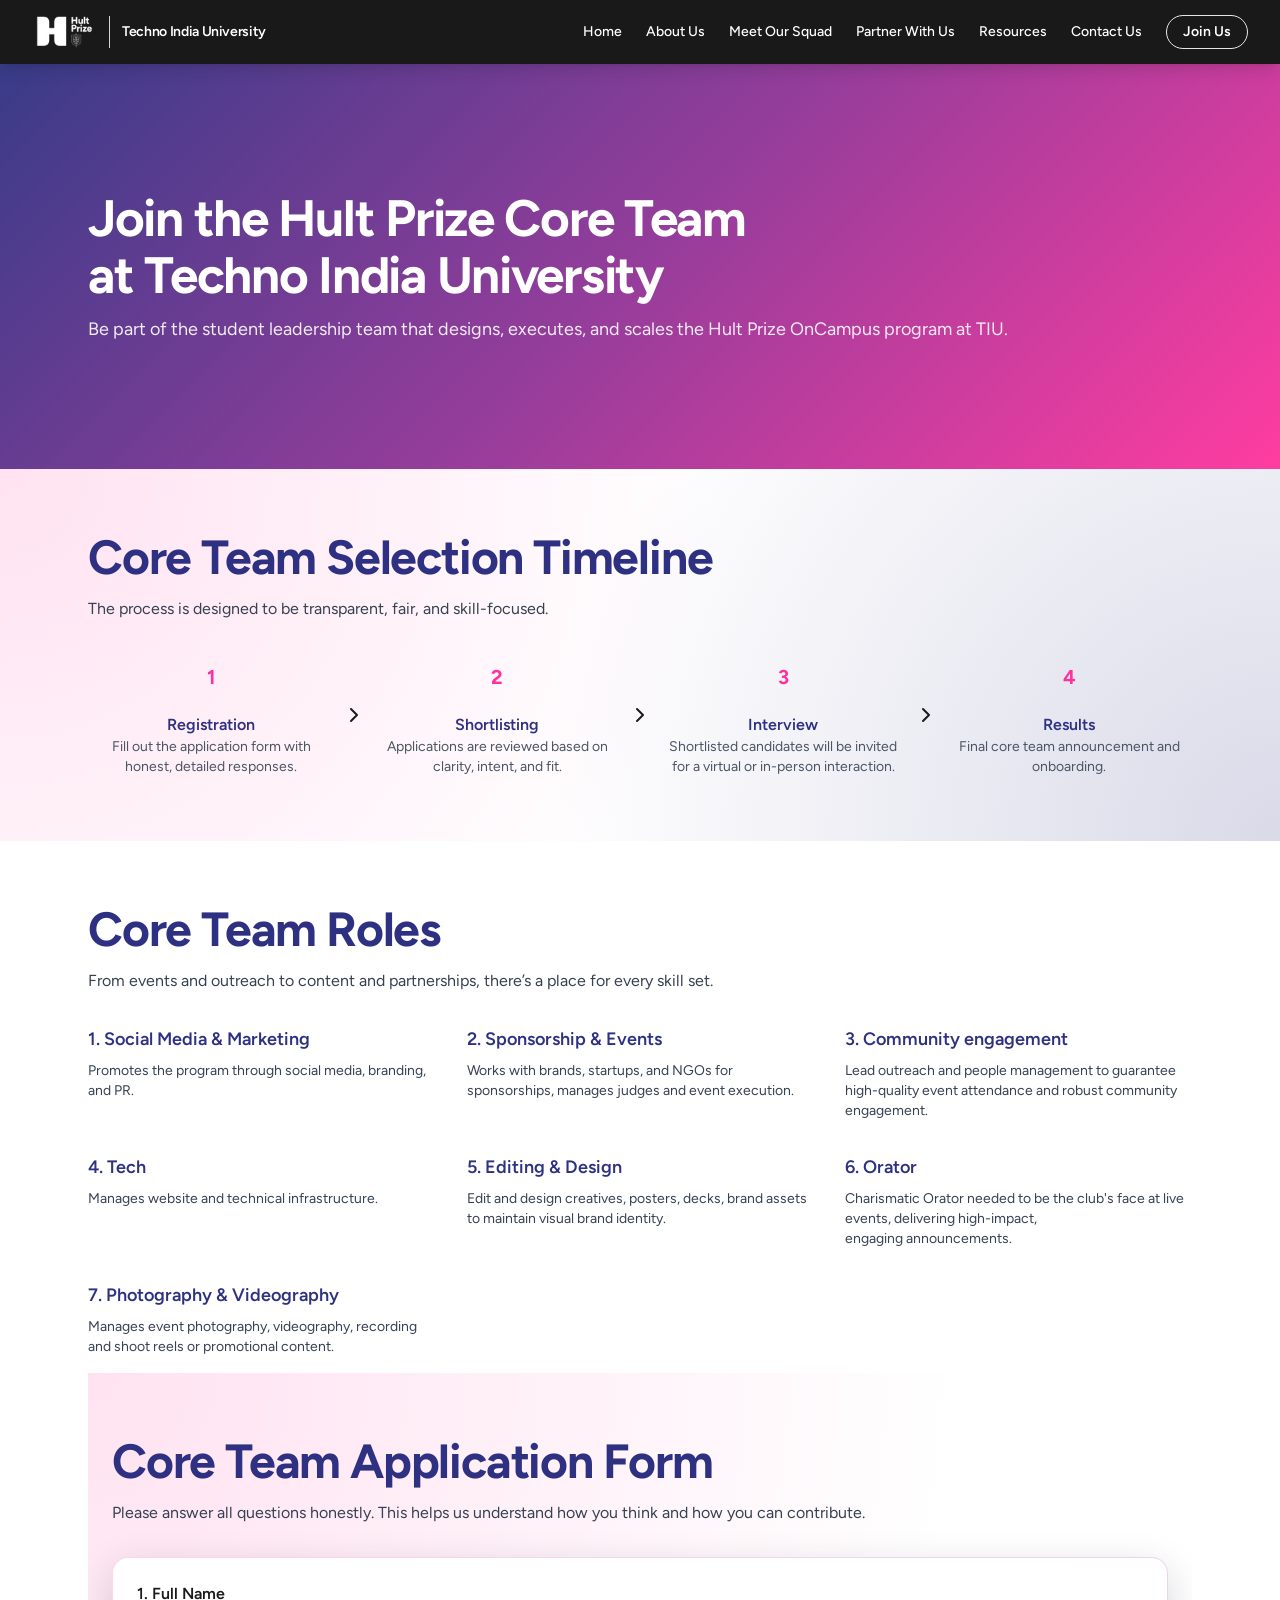
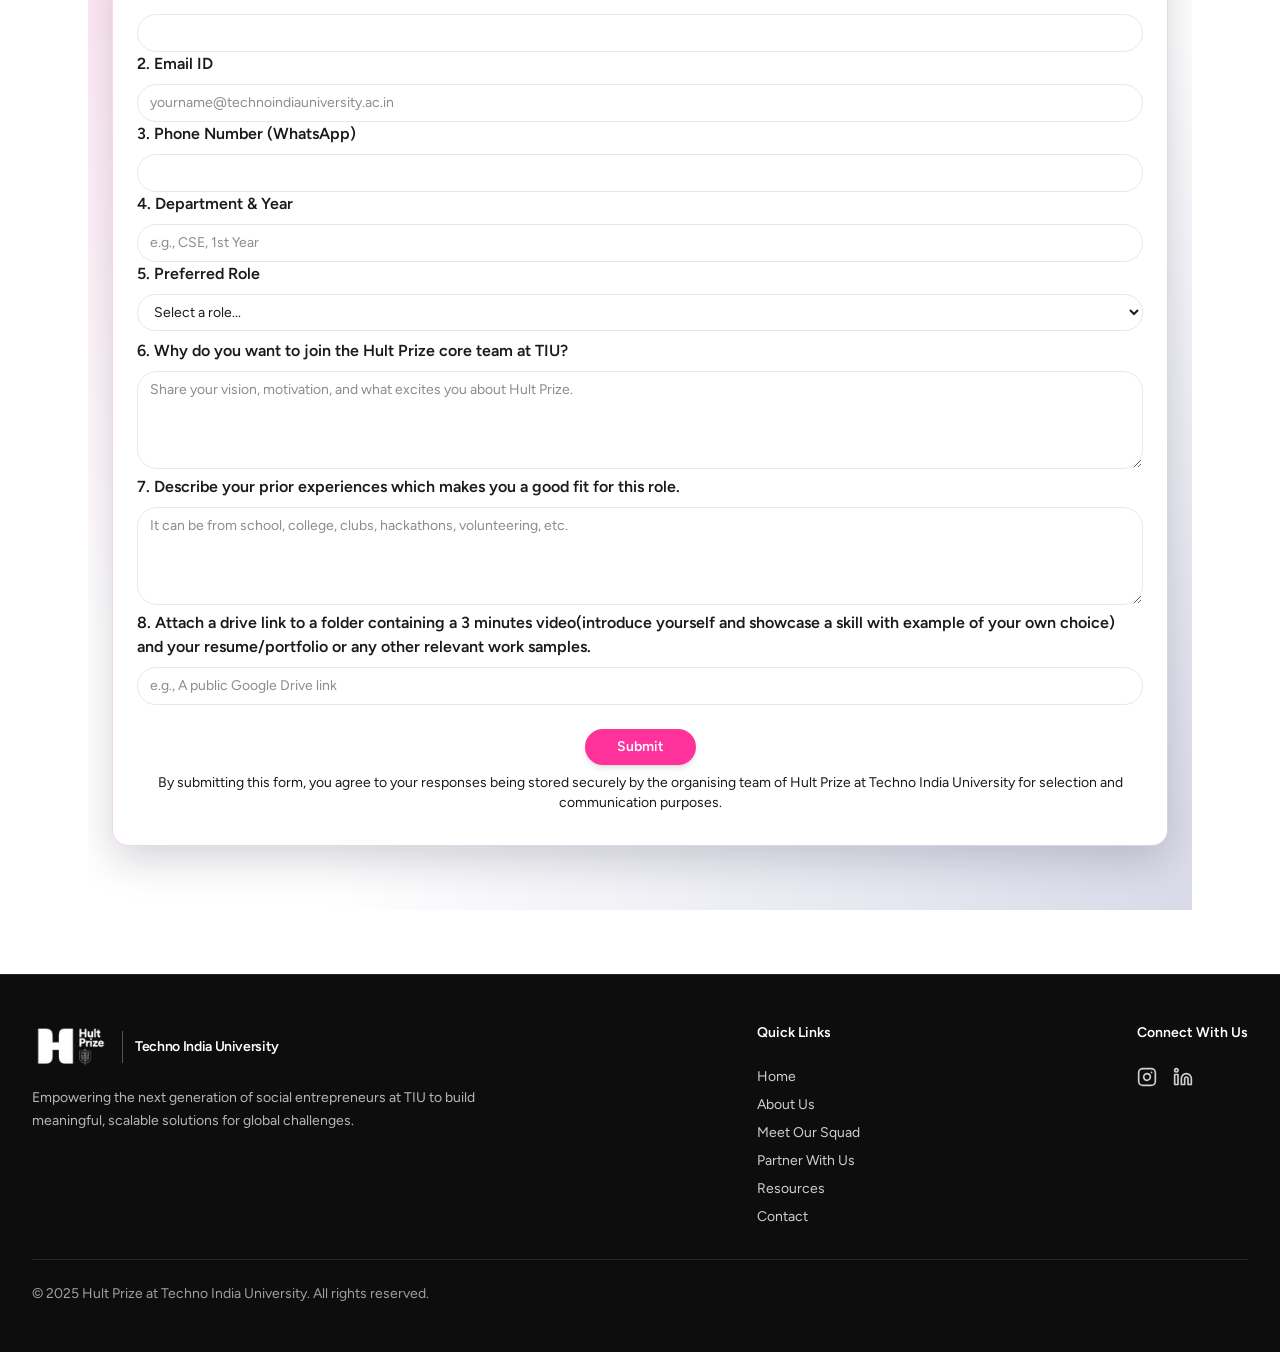
<file: prize.html>
<!DOCTYPE html>
<html lang="en" class="scroll-smooth">
<!-- Link to the same CSS as w-updated.html -->
    <link
      rel="stylesheet"
      href="_next/static/css/61f992b4fc4ace9e.css"
      data-precedence="next"
    />

    <!-- Custom styles to match w-updated.html -->
    <style>
      :root {
        --brand-pink: #ff329b;
        --brand-blue: #2e3182;
        --brand-deep: #0b1220;
      }
      .gradient-hero {
        background: linear-gradient(
          135deg,
          rgba(46, 49, 130, 0.95) 0%,
          rgba(138, 40, 144, 0.9) 50%,
          rgba(255, 50, 155, 0.95) 100%
        );
      }
      .gradient-mesh {
        background: radial-gradient(
            circle at top left,
            rgba(255, 50, 155, 0.14),
            transparent 55%
          ),
          radial-gradient(
            circle at bottom right,
            rgba(46, 49, 130, 0.18),
            transparent 55%
          ),
          #ffffff;
      }
      .glass-card {
        backdrop-filter: blur(24px);
        -webkit-backdrop-filter: blur(24px);
        background: rgba(255, 255, 255, 0.95);
      }
      .shadow-soft {
        box-shadow: 0 14px 40px rgba(15, 23, 42, 0.18);
      }
    </style>
  </head>

  <body class="font-sans bg-background text-foreground">
    <!-- NAVBAR (Copied from w-updated.html, links adjusted) -->
    <header
      class="navbar-fixed-height fixed top-0 left-0 right-0 z-50 transition-colors duration-200 bg-black/90 backdrop-blur-sm sm:backdrop-blur shadow-lg"
      style="height: 64px; min-height: 64px; max-height: 64px"
    >
      <div class="w-full px-4 sm:px-6 md:px-8">
        <div
          style="height: 64px; min-height: 64px; max-height: 64px"
          class="flex items-center justify-between"
        >
          <!-- Logo + Title -->
          <div class="flex items-center gap-3">
            <a href="/#home">
              <img
                alt="Hult Prize Logo"
                loading="lazy"
                width="40"
                height="40"
                class="h-10 w-auto transition-transform hover:scale-110"
                style="color: transparent"
                src="_next/HultPrizeLogo-White7a3c.png?url=%2FHult%20Prize%20Logo%20-%20White.png&amp;w=96&amp;q=75"
              />
            </a>
            <div class="h-8 w-px bg-gray-300"></div>
            <span
              class="font-sans font-semibold text-sm tracking-tight text-white"
            >
              Techno India University
            </span>
          </div>

          <!-- Desktop Nav -->
          <nav class="hidden md:flex items-center gap-6">
            <a
              class="text-sm font-sans font-medium relative group no-underline text-white"
              href="/#home"
              >Home
            </a>
            <a
              class="text-sm font-sans font-medium relative group no-underline text-white"
              href="/#about"
              >About Us
            </a>
            <a
              class="text-sm font-sans font-medium relative group no-underline text-white"
              href="/#team"
              >Meet Our Squad
            </a>
            <a
              class="text-sm font-sans font-medium relative group no-underline text-white"
              href="/#partner"
              >Partner With Us
            </a>
            <a
              class="text-sm font-sans font-medium relative group no-underline text-white"
              href="/#resources"
              >Resources
            </a>
            <a
              class="text-sm font-sans font-medium relative group no-underline text-white"
              href="/#contact"
              >Contact Us
            </a>
            <a
              href="/prizes"
              class="text-sm font-sans font-semibold no-underline text-white bg-brand-pink/90 border border-brand-pink/60 rounded-full px-4 py-1.5 transition"
            >
              Join Us
            </a>
          </nav>
         

          <!-- Mobile Menu Button -->
          <button
            id="mobile-menu-btn"
            aria-label="Toggle menu"
            class="md:hidden inline-flex items-center justify-center rounded-xl p-2 transition-colors border border-white/30 bg-white/10"
          >
            <svg
              xmlns="http://www.w3.org/2000/svg"
              width="20"
              height="20"
              viewBox="0 0 24 24"
              fill="none"
              stroke="currentColor"
              stroke-width="2"
              stroke-linecap="round"
              stroke-linejoin="round"
              class="lucide lucide-menu text-white"
            >
              <line x1="4" x2="20" y1="12" y2="12"></line>
              <line x1="4" x2="20" y1="6" y2="6"></line>
              <line x1="4" x2="20" y1="18" y2="18"></line>
            </svg>
          </button>
        </div>

        <!-- Mobile Menu -->
        <nav
          id="mobile-menu"
          class="md:hidden hidden flex-col gap-1 pb-3 text-sm"
        >
          <a
            href="/#home"
            class="block px-3 py-2 text-white rounded-lg hover:bg-white/10 no-underline"
          >
            Home
          </a>
          <a
            href="/#about"
            class="block px-3 py-2 text-white rounded-lg hover:bg-white/10 no-underline"
          >
            About Us
          </a>
          <a
            href="/#team"
            class="block px-3 py-2 text-white rounded-lg hover:bg-white/10 no-underline"
          >
            Meet Our Squad
          </a>
          <a
            href="/#partner"
            class="block px-3 py-2 text-white rounded-lg hover:bg-white/10 no-underline"
          >
            Partner With Us
          </a>
          <a
            href="/#resources"
            class="block px-3 py-2 text-white rounded-lg hover:bg-white/10 no-underline"
          >
            Resources
          </a>
          <a
            href="/#contact"
            class="block px-3 py-2 text-white rounded-lg hover:bg-white/10 no-underline"
          >
            Contact Us
          </a>
          <a
            href="/prizes"
            class="block px-3 py-2 text-brand-pink font-semibold rounded-lg border border-brand-pink/60 mt-1 no-underline"
          >
            Join Us
          </a>
        </nav>
      </div>
    </header>

    <main style="margin-top: 0; padding-top: 0">
      <!-- HERO -->
      <section
        class="gradient-hero flex items-center text-white"
        style="
          margin-top: 64px;
          padding-top: 40px;
          padding-bottom: 40px;
          min-height: 45vh;
        "
      >
        <div class="max-w-6xl mx-auto px-4 sm:px-6">
          <h1
            class="text-balance font-sans font-bold tracking-tight text-left"
            style="font-size: clamp(2.1rem, 5vw, 3.2rem); line-height: 1.1"
          >
            Join the Hult Prize Core Team at Techno India University
          </h1>

          <p
            class="mt-3 text-sm sm:text-base md:text-lg text-white/90 text-left"
          >
            Be part of the student leadership team that designs, executes, and
            scales the Hult Prize OnCampus program at TIU.
          </p>
        </div>
      </section>



      <!-- TIMELINE (Styled like w-updated.html sections) -->
      <section class="scroll-mt-24 gradient-mesh relative overflow-hidden">
        <div class="mx-auto max-w-6xl px-4 sm:px-6 py-12 sm:py-16">
          <h2
            class="text-3xl sm:text-4xl md:text-5xl font-sans font-bold tracking-tight text-brand-blue text-balance text-center sm:text-left"
          >
            Core Team Selection Timeline
          </h2>
          <p class="mt-4 text-gray-700 text-center sm:text-left">
            The process is designed to be transparent, fair, and skill-focused.
          </p>

          <div class="mt-8">
            <div
              class="relative flex flex-col sm:flex-row sm:items-center gap-6 sm:gap-2"
            >
              <!-- Step 1 -->
              <div
                class="relative flex-1 flex flex-col items-center text-center"
              >
                <div
                  class="w-12 h-12 flex items-center justify-center text-brand-pink text-xl font-bold border-2 border-brand-pink"
                >
                  1
                </div>
                <div class="mt-3">
                  <h3 class="text-base font-semibold text-brand-blue">
                    Registration
                  </h3>
                  <p class="text-sm text-gray-600">
                    Fill out the application form with honest, detailed
                    responses.
                  </p>
                </div>
              </div>

              <!-- Arrow 1 -->
             <div class="hidden sm:flex items-center justify-center text-gray-400">
  <svg
    xmlns="http://www.w3.org/2000/svg"
    width="24"
    height="24"
    viewBox="0 0 24 24"
    fill="none"
    stroke="currentColor"
    stroke-width="2"
    stroke-linecap="round"
    stroke-linejoin="round"
    class="lucide lucide-chevron-right"
  >
    <path d="m9 18 6-6-6-6" />
  </svg>
</div>


              <!-- Step 2 -->
              <div
                class="relative flex-1 flex flex-col items-center text-center"
              >
                <div
                  class="w-12 h-12 flex items-center justify-center text-brand-pink text-xl font-bold border-2 border-brand-pink"
                >
                  2
                </div>
                <div class="mt-3">
                  <h3 class="text-base font-semibold text-brand-blue">
                    Shortlisting
                  </h3>
                  <p class="text-sm text-gray-600">
                    Applications are reviewed based on clarity, intent, and fit.
                  </p>
                </div>
              </div>

              <!-- Arrow 2 -->
              <div class="hidden sm:flex items-center justify-center text-gray-400">
  <svg
    xmlns="http://www.w3.org/2000/svg"
    width="24"
    height="24"
    viewBox="0 0 24 24"
    fill="none"
    stroke="currentColor"
    stroke-width="2"
    stroke-linecap="round"
    stroke-linejoin="round"
    class="lucide lucide-chevron-right"
  >
    <path d="m9 18 6-6-6-6" />
  </svg>
</div>

              <!-- Step 3 -->
              <div
                class="relative flex-1 flex flex-col items-center text-center"
              >
                <div
                  class="w-12 h-12 flex items-center justify-center text-brand-pink text-xl font-bold border-2 border-brand-pink"
                >
                  3
                </div>
                <div class="mt-3">
                  <h3 class="text-base font-semibold text-brand-blue">
                    Interview
                  </h3>
                  <p class="text-sm text-gray-600">
                    Shortlisted candidates will be invited for a virtual or
                    in-person interaction.
                  </p>
                </div>
              </div>

              <!-- Arrow 3 -->
              <div class="hidden sm:flex items-center justify-center text-gray-400">
  <svg
    xmlns="http://www.w3.org/2000/svg"
    width="24"
    height="24"
    viewBox="0 0 24 24"
    fill="none"
    stroke="currentColor"
    stroke-width="2"
    stroke-linecap="round"
    stroke-linejoin="round"
    class="lucide lucide-chevron-right"
  >
    <path d="m9 18 6-6-6-6" />
  </svg>
</div>

              <!-- Step 4 -->
              <div
                class="relative flex-1 flex flex-col items-center text-center"
              >
                <div
                  class="w-12 h-12 flex items-center justify-center text-brand-pink text-xl font-bold border-2 border-brand-pink"
                >
                  4
                </div>
                <div class="mt-3">
                  <h3 class="text-base font-semibold text-brand-blue">
                    Results
                  </h3>
                  <p class="text-sm text-gray-600">
                    Final core team announcement and onboarding.
                  </p>
                </div>
              </div>
            </div>
          </div>
        </div>
      </section>

      <!-- ROLES (Styled like w-updated.html sections) -->
      <section class="scroll-mt-24">
        <div class="mx-auto max-w-6xl px-4 sm:px-6 py-12 sm:py-16">
          <h2
            class="text-3xl sm:text-4xl md:text-5xl font-sans font-bold tracking-tight text-brand-blue text-balance text-center sm:text-left"
          >
            Core Team Roles
          </h2>
          <p class="mt-4 text-gray-700 text-center sm:text-left">
            From events and outreach to content and partnerships, there’s a
            place for every skill set.
          </p>
<div class="mt-8 grid gap-8 md:grid-cols-2 lg:grid-cols-3">

  <article class="p-0">
    <h3 class="text-lg font-semibold text-brand-blue">1. Social Media & Marketing</h3>
    <p class="mt-2 text-sm text-gray-700">
      Promotes the program through social media, branding, and PR.
    </p>
  </article>

  <article class="p-0">
    <h3 class="text-lg font-semibold text-brand-blue">2. Sponsorship & Events</h3>
    <p class="mt-2 text-sm text-gray-700">
      Works with brands, startups, and NGOs for sponsorships, manages judges and event execution.
    </p>
  </article>

  <article class="p-0">
    <h3 class="text-lg font-semibold text-brand-blue">3. Community engagement</h3>
    <p class="mt-2 text-sm text-gray-700">
      Lead outreach and people management to guarantee high-quality event attendance and robust community engagement.
    </p>
  </article>

  <article class="p-0">
    <h3 class="text-lg font-semibold text-brand-blue">4. Tech</h3>
    <p class="mt-2 text-sm text-gray-700">
      Manages website and technical infrastructure.
    </p>
  </article>

  <article class="p-0">
    <h3 class="text-lg font-semibold text-brand-blue">5. Editing & Design</h3>
    <p class="mt-2 text-sm text-gray-700">
      Edit and design creatives, posters, decks, brand assets to maintain visual brand identity.
    </p>
  </article>

  <article class="p-0">
    <h3 class="text-lg font-semibold text-brand-blue">6. Orator</h3>
    <p class="mt-2 text-sm text-gray-700">
      Charismatic Orator needed to be the club's face at live events, delivering high-impact, engaging announcements.
    </p>
  </article>

  <article class="p-0">
    <h3 class="text-lg font-semibold text-brand-blue">7. Photography & Videography</h3>
    <p class="mb-4 mt-2 text-sm text-gray-700">
      Manages event photography, videography, recording and shoot reels or promotional content.
    </p>
  </article>

</div>

      <!-- APPLICATION FORM -->
      <section class="scroll-mt-24 gradient-mesh relative overflow-hidden">
        <div class="mx-auto max-w-6xl px-4 sm:px-6 py-12 sm:py-16">
          <h2
            id="form-heading"
            class="text-3xl sm:text-4xl md:text-5xl font-sans font-bold tracking-tight text-brand-blue text-balance text-center sm:text-left"
          >
            Core Team Application Form
          </h2>
          <p class="mt-4 text-gray-700 text-center sm:text-left">
            Please answer all questions honestly. This helps us understand how
            you think and how you can contribute.
          </p>

          <!-- Form styled like Partner Form in w-updated.html -->
          <form
            id="core-team-form"
            class="mt-8 glass-card rounded-2xl p-5 sm:p-6 space-y-6 text-sm text-black shadow-soft"
            style="
              border: 1px solid transparent;
              background-image: linear-gradient(white, white),
                linear-gradient(
                  135deg,
                  rgba(255, 50, 155, 0.2),
                  rgba(46, 49, 130, 0.2)
                );
              background-origin: border-box;
              background-clip: padding-box, border-box;
            "
          >
            <!-- All questions stacked 1-column -->

            <!-- Q1 -->
            <div>
              <label class="block text-base font-semibold mb-2 text-brand-black">
                1. Full Name
              </label>
              <input
                type="text"
                name="full_name"
                required
                class="w-full rounded-xl border border-gray-300 px-3 py-2 text-sm focus:outline-none focus:ring-2 focus:ring-brand-pink"
              />
            </div>

            <!-- Q2 -->
            <div>
              <label class="block text-base font-semibold mb-2 text-brand-black">
                2. Email ID
              </label>
              <input
                type="email"
                name="email"
                required
                class="w-full rounded-xl border border-gray-300 px-3 py-2 text-sm focus:outline-none focus:ring-2 focus:ring-brand-pink"
                placeholder="yourname@technoindiauniversity.ac.in"
              />
            </div>

            <!-- Q3 -->
            <div>
              <label class="block text-base font-semibold mb-2 text-brand-black">
                3. Phone Number (WhatsApp)
              </label>
              <input
                type="tel"
                name="phone"
                required
                class="w-full rounded-xl border border-gray-300 px-3 py-2 text-sm focus:outline-none focus:ring-2 focus:ring-brand-pink"
              />
            </div>

            <!-- Q4 -->
            <div>
              <label class="block text-base font-semibold mb-2 text-brand-black">
                4. Department &amp; Year
              </label>
              <input
                type="text"
                name="department_year"
                required
                class="w-full rounded-xl border border-gray-300 px-3 py-2 text-sm focus:outline-none focus:ring-2 focus:ring-brand-pink"
                placeholder="e.g., CSE, 1st Year"
              />
            </div>

            <!-- Q5 *** MODIFIED TO DROPDOWN *** -->
            <div>
              <label class="block text-base font-semibold mb-2 text-brand-black">
                5. Preferred Role
              </label>
              <select
                name="preferred_role"
                required
                class="w-full mb-2 rounded-xl border border-gray-300 px-3 py-2 text-sm focus:outline-none focus:ring-2 focus:ring-brand-pink"
              >
                <option value="" disabled selected>Select a role...</option>
                <option value="Social Media & Marketing">
                  Social Media &amp; Marketing
                </option>
                <option value="Sponsorship & Events">
                  Sponsorship &amp; Events
                </option>
                <option value="Community engagement">
                  Community engagement
                </option>
                <option value="Tech">
                  Tech
                </option>
                <option value="Editing & Design">Editing &amp; Design</option>
                <option value="Orator">Orator</option>
                <option value="Photography & Videography">Photography &amp; Videography</option>
              </select>
            </div>

            <!-- Q6 -->
            <div>
              <label class="block text-base font-semibold mb-2 text-brand-black">
                6. Why do you want to join the Hult Prize core team at TIU?
              </label>
              <textarea
                name="motivation"
                rows="4"
                required
                class="w-full rounded-xl border border-gray-300 px-3 py-2 text-sm focus:outline-none focus:ring-2 focus:ring-brand-pink"
                placeholder="Share your vision, motivation, and what excites you about Hult Prize."
              ></textarea>
            </div>

            <!-- Q7 -->
            <div>
              <label class="block text-base font-semibold mb-2 text-brand-black">
                7. Describe your prior experiences which makes you a good fit for this role.
              </label>
              <textarea
                name="experience"
                rows="4"
                required
                class="w-full rounded-xl border border-gray-300 px-3 py-2 text-sm focus:outline-none focus:ring-2 focus:ring-brand-pink"
                placeholder="It can be from school, college, clubs, hackathons, volunteering, etc."
              ></textarea>
            </div>

            <!-- Q8 -->
            <div>
              <label class="block text-base font-semibold mb-2 text-black">
                8. Attach a drive link to a folder containing a 3 minutes video(introduce yourself and showcase a skill with example of your own choice) and your resume/portfolio or any other relevant work samples.
              </label>
              <input
                type="text"
                name="availability"
                required
                class="mb-6 w-full rounded-xl border border-gray-300 px-3 py-2 text-sm focus:outline-none focus:ring-2 focus:ring-brand-pink"
                placeholder="e.g., A public Google Drive link"
              />
            </div>
<div class="flex justify-center">
                <button
                  type="submit"
                  class="w-auto rounded-xl bg-brand-pink text-white font-semibold py-2 px-8 text-sm shadow-md hover:opacity-90 transition"
                >
                  Submit
                </button>
              </div>

            


            <!-- Status message element -->
            <p id="form-status" class="mt-3 text-sm text-center hidden"></p>

            <p class="mt-2 mb-2 text-[11px] text-gray-500 text-center">
              By submitting this form, you agree to your responses being stored
              securely by the organising team of Hult Prize at Techno India
              University for selection and communication purposes.
            </p>
          </form>
        </div>
      </section>
    </main>

    <!-- FOOTER (Copied from w-updated.html) -->
    <footer
      class="bg-black/95 backdrop-blur-md shadow-lg border-t border-white/10"
    >
      <div class="w-full py-8 sm:py-12">
        <div class="px-4 sm:px-6 md:px-8">
          <div
            class="flex flex-col md:flex-row items-start justify-between gap-6 sm:gap-8 mb-6 sm:mb-8"
          >
            <div class="flex flex-col gap-4">
              <div class="flex items-center gap-3">
                <a href="/#home">
                  <img
                    alt="Hult Prize Logo"
                    loading="lazy"
                    width="48"
                    height="48"
                    class="h-10 sm:h-12 w-auto transition-transform hover:scale-110"
                    style="color: transparent"
                    src="_next/HultPrizeLogo-White7a3c.png?url=%2FHult%20Prize%20Logo%20-%20White.png&amp;w=96&amp;q=75"
                  />
                </a>
                <div class="h-8 w-px bg-white/30"></div>
                <div class="flex flex-col">
                  <span
                    class="font-sans font-semibold text-white text-xs sm:text-sm tracking-tight"
                  >
                    Techno India University
                  </span>
                </div>
              </div>
              <p
                class="text-xs sm:text-sm font-sans text-white/70 max-w-md leading-relaxed"
              >
                Empowering the next generation of social entrepreneurs at TIU to
                build meaningful, scalable solutions for global challenges.
              </p>
            </div>

            <div class="flex flex-col gap-3 sm:gap-4">
              <h3
                class="font-sans font-semibold text-white text-xs sm:text-sm mb-1 sm:mb-2"
              >
                Quick Links
              </h3>
              <div class="flex flex-col gap-1.5 sm:gap-2">
                <a
                  class="text-xs sm:text-sm font-sans text-white/80 hover:text-white transition-colors duration-300 no-underline"
                  href="/#home"
                  >Home</a
                >
                <a
                  class="text-xs sm:text-sm font-sans text-white/80 hover:text-white transition-colors duration-300 no-underline"
                  href="/#about"
                  >About Us</a
                >
                <a
                  class="text-xs sm:text-sm font-sans text-white/80 hover:text-white transition-colors duration-300 no-underline"
                  href="/#team"
                  >Meet Our Squad</a
                >
                <a
                  class="text-xs sm:text-sm font-sans text-white/80 hover:text-white transition-colors duration-300 no-underline"
                  href="/#partner"
                  >Partner With Us</a
                >
                <a
                  class="text-xs sm:text-sm font-sans text-white/80 hover:text-white transition-colors duration-300 no-underline"
                  href="/#resources"
                  >Resources</a
                >
                <a
                  class="text-xs sm:text-sm font-sans text-white/80 hover:text-white transition-colors duration-300 no-underline"
                  href="/#contact"
                  >Contact</a
                >
              </div>
            </div>

            <!-- Socials Section -->
            <div class="flex flex-col gap-3 sm:gap-4">
              <h3
                class="font-sans font-semibold text-white text-xs sm:text-sm mb-1 sm:mb-2"
              >
                Connect With Us
              </h3>
              <div class="flex items-center gap-4">
                <a
                  href="#"
                  aria-label="Instagram"
                  class="transition-transform hover:scale-110"
                >
                  <svg
                    xmlns="http://www.w3.org/2000/svg"
                    width="20"
                    height="20"
                    viewBox="0 0 24 24"
                    fill="none"
                    stroke="currentColor"
                    stroke-width="2"
                    stroke-linecap="round"
                    stroke-linejoin="round"
                    class="text-white/80 hover:text-white"
                  >
                    <rect
                      width="20"
                      height="20"
                      x="2"
                      y="2"
                      rx="5"
                      ry="5"
                    ></rect>
                    <path
                      d="M16 11.37A4 4 0 1 1 12.63 8 4 4 0 0 1 16 11.37z"
                    ></path>
                    <line x1="17.5" x2="17.51" y1="6.5" y2="6.5"></line>
                  </svg>
                </a>
                <a
                  href="#"
                  aria-label="LinkedIn"
                  class="transition-transform hover:scale-110"
                >
                  <svg
                    xmlns="http://www.w3.org/2000/svg"
                    width="20"
                    height="20"
                    viewBox="0 0 24 24"
                    fill="none"
                    stroke="currentColor"
                    stroke-width="2"
                    stroke-linecap="round"
                    stroke-linejoin="round"
                    class="text-white/80 hover:text-white"
                  >
                    <path
                      d="M16 8a6 6 0 0 1 6 6v7h-4v-7a2 2 0 0 0-2-2 2 2 0 0 0-2 2v7h-4v-7a6 6 0 0 1 6-6z"
                    ></path>
                    <rect width="4" height="12" x="2" y="9"></rect>
                    <circle cx="4" cy="4" r="2"></circle>
                  </svg>
                </a>
              </div>
            </div>
          </div>

          <div class="pt-4 sm:pt-6 border-t border-white/10">
            <div
              class="flex flex-col sm:flex-row items-center justify-between gap-3 sm:gap-4"
            >
              <p
                class="text-xs sm:text-sm font-sans text-white/60 text-center sm:text-left"
              >
                © 2025 Hult Prize at Techno India University. All rights
                reserved.
              </p>
            </div>
          </div>
        </div>
      </div>
    </footer>

    <!-- Mobile Menu Script -->
    <script>
      (function () {
        const btn = document.getElementById("mobile-menu-btn");
        const menu = document.getElementById("mobile-menu");
        if (btn && menu) {
          btn.addEventListener("click", () => {
            menu.classList.toggle("hidden");
          });
          // Close menu on link click
          menu.querySelectorAll("a").forEach((link) => {
            link.addEventListener("click", () => {
              menu.classList.add("hidden");
            });
          });
        }
      })();
    </script>

    <!-- Form Submission Script (Re-using Partner script logic) -->
    <script>
      (function () {
        // --- SCRIPT URL FOR CORE TEAM FORM ---
        // ⚠️ IMPORTANT: Replace this with your *actual* Google Apps Script URL
        const CORE_TEAM_SCRIPT_URL =
          "https://script.google.com/macros/s/AKfycbzcFTM3L5ZvrjIJ3wudohB5cU1QWtV7KLOVSlNxvOOJUNENE5spY_JY9HsOUnB76KNk/exec";

        const coreTeamForm = document.getElementById("core-team-form");
        const formStatusEl = document.getElementById("form-status");

        if (coreTeamForm) {
          coreTeamForm.addEventListener("submit", async (event) => {
            event.preventDefault();
            const submitBtn = coreTeamForm.querySelector(
              "button[type='submit']"
            );
            showStatus(
              formStatusEl,
              "Submitting application...",
              "gray",
              submitBtn,
              "Submitting..."
            );

            try {
              await fetch(CORE_TEAM_SCRIPT_URL, {
                method: "POST",
                body: new FormData(coreTeamForm),
                mode: "no-cors",
              });
              showStatus(
                formStatusEl,
                " Success! Your application has been submitted.",
                "green",
                submitBtn,
                "Submit"
              );
              coreTeamForm.reset();
            } catch (error) {
              // <-- FIXED: Added opening brace {
              console.error("Core Team Form Error:", error);
              showStatus(
                formStatusEl,
                "Error: Could not submit. Please try again.",
                "red",
                submitBtn,
                "Submit"
              );
            } // <-- FIXED: Added closing brace }
          });
        }

        // --- HELPER FUNCTION TO SHOW MESSAGES ---
        function showStatus(el, message, color, button, buttonText) {
          if (el) {
            el.classList.remove(
              "hidden",
              "text-gray-600",
              "text-green-600",
              "text-red-600"
            );
            el.textContent = message;
            if (color === "gray") el.classList.add("text-gray-600");
            if (color === "green") el.classList.add("text-green-600");
            if (color === "red") el.classList.add("text-red-600");
          }
          if (button) {
            button.disabled = color === "gray";
            button.textContent = buttonText;
          }
        }
      })();
    </script>
  </body>
</html>
</file>
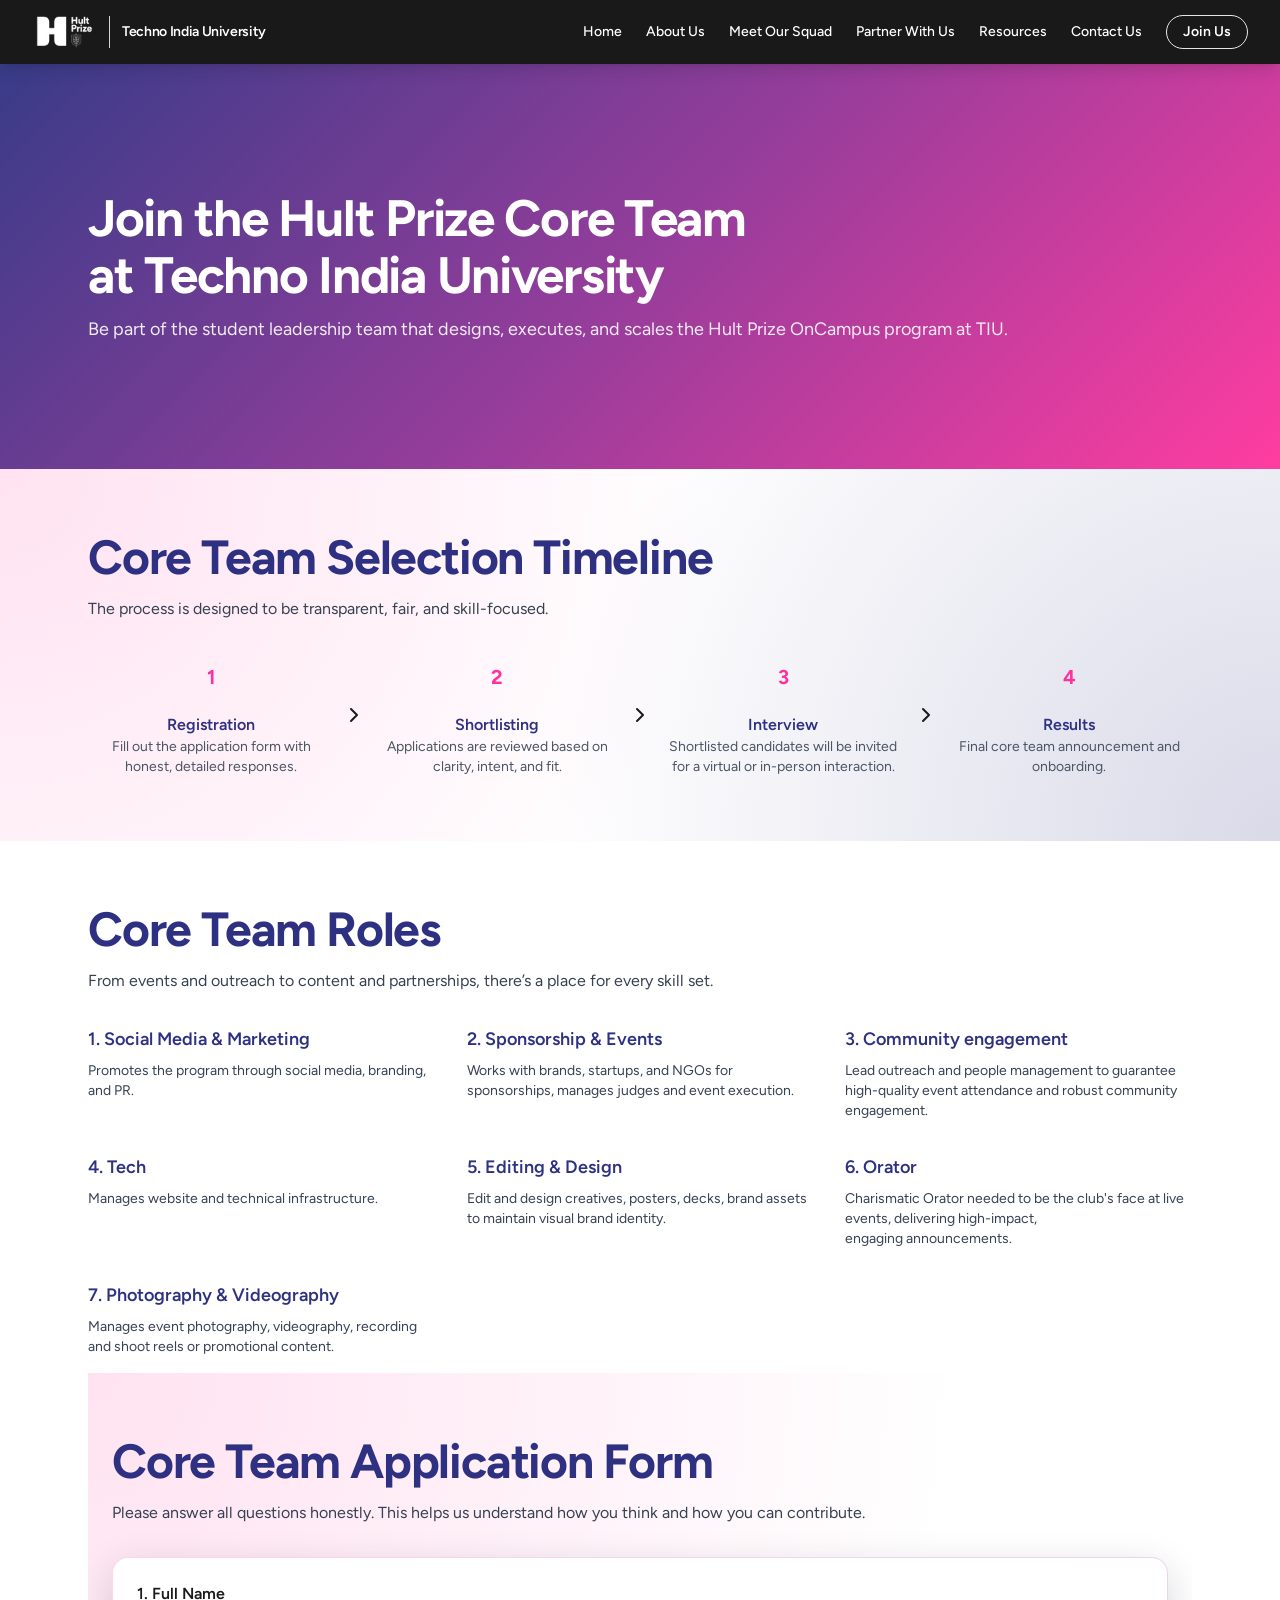
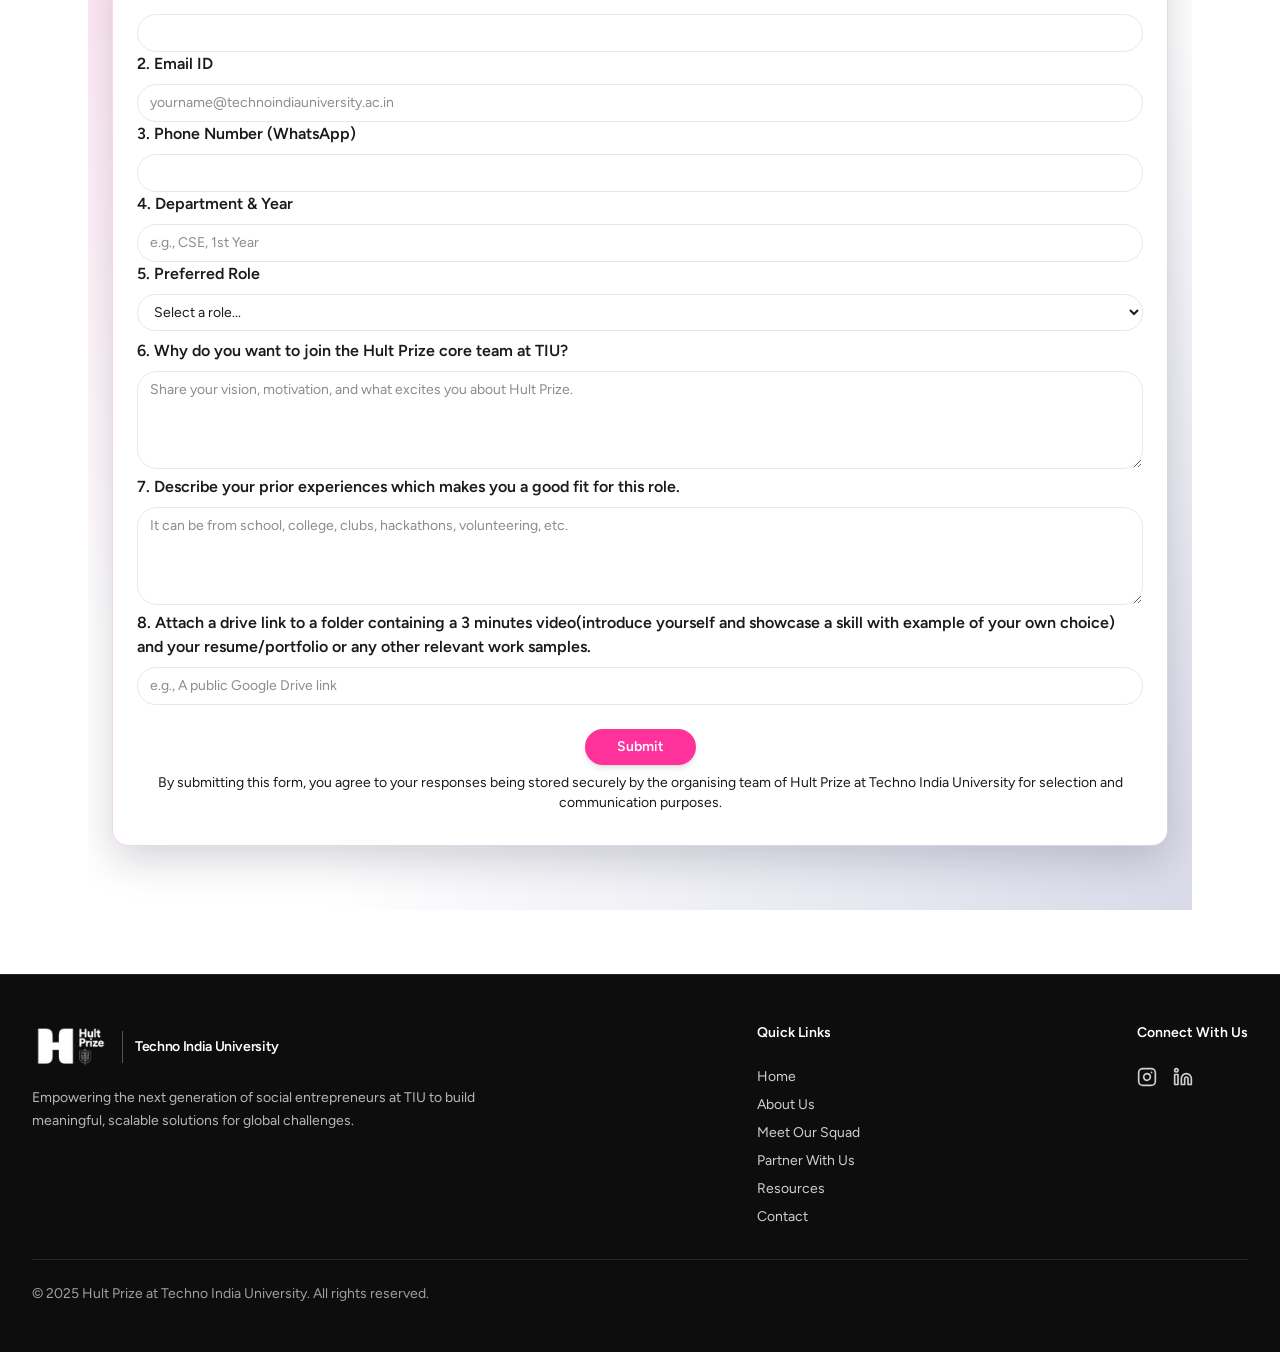
<file: hultprizetiu/prize.html>
<!DOCTYPE html>
<html lang="en" class="scroll-smooth">
<!-- Link to the same CSS as w-updated.html -->
    <link
      rel="stylesheet"
      href="_next/static/css/61f992b4fc4ace9e.css"
      data-precedence="next"
    />

    <!-- Custom styles to match w-updated.html -->
    <style>
      :root {
        --brand-pink: #ff329b;
        --brand-blue: #2e3182;
        --brand-deep: #0b1220;
      }
      .gradient-hero {
        background: linear-gradient(
          135deg,
          rgba(46, 49, 130, 0.95) 0%,
          rgba(138, 40, 144, 0.9) 50%,
          rgba(255, 50, 155, 0.95) 100%
        );
      }
      .gradient-mesh {
        background: radial-gradient(
            circle at top left,
            rgba(255, 50, 155, 0.14),
            transparent 55%
          ),
          radial-gradient(
            circle at bottom right,
            rgba(46, 49, 130, 0.18),
            transparent 55%
          ),
          #ffffff;
      }
      .glass-card {
        backdrop-filter: blur(24px);
        -webkit-backdrop-filter: blur(24px);
        background: rgba(255, 255, 255, 0.95);
      }
      .shadow-soft {
        box-shadow: 0 14px 40px rgba(15, 23, 42, 0.18);
      }
    </style>
  </head>

  <body class="font-sans bg-background text-foreground">
    <!-- NAVBAR (Copied from w-updated.html, links adjusted) -->
    <header
      class="navbar-fixed-height fixed top-0 left-0 right-0 z-50 transition-colors duration-200 bg-black/90 backdrop-blur-sm sm:backdrop-blur shadow-lg"
      style="height: 64px; min-height: 64px; max-height: 64px"
    >
      <div class="w-full px-4 sm:px-6 md:px-8">
        <div
          style="height: 64px; min-height: 64px; max-height: 64px"
          class="flex items-center justify-between"
        >
          <!-- Logo + Title -->
          <div class="flex items-center gap-3">
            <a href="hult.html#home">
              <img
                alt="Hult Prize Logo"
                loading="lazy"
                width="40"
                height="40"
                class="h-10 w-auto transition-transform hover:scale-110"
                style="color: transparent"
                src="_next/HultPrizeLogo-White7a3c.png?url=%2FHult%20Prize%20Logo%20-%20White.png&amp;w=96&amp;q=75"
              />
            </a>
            <div class="h-8 w-px bg-gray-300"></div>
            <span
              class="font-sans font-semibold text-sm tracking-tight text-white"
            >
              Techno India University
            </span>
          </div>

          <!-- Desktop Nav -->
          <nav class="hidden md:flex items-center gap-6">
            <a
              class="text-sm font-sans font-medium relative group no-underline text-white"
              href="hult.html#home"
              >Home
            </a>
            <a
              class="text-sm font-sans font-medium relative group no-underline text-white"
              href="hult.html#about"
              >About Us
            </a>
            <a
              class="text-sm font-sans font-medium relative group no-underline text-white"
              href="hult.html#team"
              >Meet Our Squad
            </a>
            <a
              class="text-sm font-sans font-medium relative group no-underline text-white"
              href="hult.html#partner"
              >Partner With Us
            </a>
            <a
              class="text-sm font-sans font-medium relative group no-underline text-white"
              href="hult.html#resources"
              >Resources
            </a>
            <a
              class="text-sm font-sans font-medium relative group no-underline text-white"
              href="hult.html#contact"
              >Contact Us
            </a>
            <a
              href="prize.html"
              class="text-sm font-sans font-semibold no-underline text-white bg-brand-pink/90 border border-brand-pink/60 rounded-full px-4 py-1.5 transition"
            >
              Join Us
            </a>
          </nav>
         

          <!-- Mobile Menu Button -->
          <button
            id="mobile-menu-btn"
            aria-label="Toggle menu"
            class="md:hidden inline-flex items-center justify-center rounded-xl p-2 transition-colors border border-white/30 bg-white/10"
          >
            <svg
              xmlns="http://www.w3.org/2000/svg"
              width="20"
              height="20"
              viewBox="0 0 24 24"
              fill="none"
              stroke="currentColor"
              stroke-width="2"
              stroke-linecap="round"
              stroke-linejoin="round"
              class="lucide lucide-menu text-white"
            >
              <line x1="4" x2="20" y1="12" y2="12"></line>
              <line x1="4" x2="20" y1="6" y2="6"></line>
              <line x1="4" x2="20" y1="18" y2="18"></line>
            </svg>
          </button>
        </div>

        <!-- Mobile Menu -->
        <nav
          id="mobile-menu"
          class="md:hidden hidden flex-col gap-1 pb-3 text-sm"
        >
          <a
            href="hult.html#home"
            class="block px-3 py-2 text-white rounded-lg hover:bg-white/10 no-underline"
          >
            Home
          </a>
          <a
            href="hult.html#about"
            class="block px-3 py-2 text-white rounded-lg hover:bg-white/10 no-underline"
          >
            About Us
          </a>
          <a
            href="hult.html#team"
            class="block px-3 py-2 text-white rounded-lg hover:bg-white/10 no-underline"
          >
            Meet Our Squad
          </a>
          <a
            href="hult.html#partner"
            class="block px-3 py-2 text-white rounded-lg hover:bg-white/10 no-underline"
          >
            Partner With Us
          </a>
          <a
            href="hult.html#resources"
            class="block px-3 py-2 text-white rounded-lg hover:bg-white/10 no-underline"
          >
            Resources
          </a>
          <a
            href="hult.html#contact"
            class="block px-3 py-2 text-white rounded-lg hover:bg-white/10 no-underline"
          >
            Contact Us
          </a>
          <a
            href="prize.html"
            class="block px-3 py-2 text-brand-pink font-semibold rounded-lg border border-brand-pink/60 mt-1 no-underline"
          >
            Join Us
          </a>
        </nav>
      </div>
    </header>

    <main style="margin-top: 0; padding-top: 0">
      <!-- HERO -->
      <section
        class="gradient-hero flex items-center text-white"
        style="
          margin-top: 64px;
          padding-top: 40px;
          padding-bottom: 40px;
          min-height: 45vh;
        "
      >
        <div class="max-w-6xl mx-auto px-4 sm:px-6">
          <h1
            class="text-balance font-sans font-bold tracking-tight text-left"
            style="font-size: clamp(2.1rem, 5vw, 3.2rem); line-height: 1.1"
          >
            Join the Hult Prize Core Team at Techno India University
          </h1>

          <p
            class="mt-3 text-sm sm:text-base md:text-lg text-white/90 text-left"
          >
            Be part of the student leadership team that designs, executes, and
            scales the Hult Prize OnCampus program at TIU.
          </p>
        </div>
      </section>



      <!-- TIMELINE (Styled like w-updated.html sections) -->
      <section class="scroll-mt-24 gradient-mesh relative overflow-hidden">
        <div class="mx-auto max-w-6xl px-4 sm:px-6 py-12 sm:py-16">
          <h2
            class="text-3xl sm:text-4xl md:text-5xl font-sans font-bold tracking-tight text-brand-blue text-balance text-center sm:text-left"
          >
            Core Team Selection Timeline
          </h2>
          <p class="mt-4 text-gray-700 text-center sm:text-left">
            The process is designed to be transparent, fair, and skill-focused.
          </p>

          <div class="mt-8">
            <div
              class="relative flex flex-col sm:flex-row sm:items-center gap-6 sm:gap-2"
            >
              <!-- Step 1 -->
              <div
                class="relative flex-1 flex flex-col items-center text-center"
              >
                <div
                  class="w-12 h-12 flex items-center justify-center text-brand-pink text-xl font-bold border-2 border-brand-pink"
                >
                  1
                </div>
                <div class="mt-3">
                  <h3 class="text-base font-semibold text-brand-blue">
                    Registration
                  </h3>
                  <p class="text-sm text-gray-600">
                    Fill out the application form with honest, detailed
                    responses.
                  </p>
                </div>
              </div>

              <!-- Arrow 1 -->
             <div class="hidden sm:flex items-center justify-center text-gray-400">
  <svg
    xmlns="http://www.w3.org/2000/svg"
    width="24"
    height="24"
    viewBox="0 0 24 24"
    fill="none"
    stroke="currentColor"
    stroke-width="2"
    stroke-linecap="round"
    stroke-linejoin="round"
    class="lucide lucide-chevron-right"
  >
    <path d="m9 18 6-6-6-6" />
  </svg>
</div>


              <!-- Step 2 -->
              <div
                class="relative flex-1 flex flex-col items-center text-center"
              >
                <div
                  class="w-12 h-12 flex items-center justify-center text-brand-pink text-xl font-bold border-2 border-brand-pink"
                >
                  2
                </div>
                <div class="mt-3">
                  <h3 class="text-base font-semibold text-brand-blue">
                    Shortlisting
                  </h3>
                  <p class="text-sm text-gray-600">
                    Applications are reviewed based on clarity, intent, and fit.
                  </p>
                </div>
              </div>

              <!-- Arrow 2 -->
              <div class="hidden sm:flex items-center justify-center text-gray-400">
  <svg
    xmlns="http://www.w3.org/2000/svg"
    width="24"
    height="24"
    viewBox="0 0 24 24"
    fill="none"
    stroke="currentColor"
    stroke-width="2"
    stroke-linecap="round"
    stroke-linejoin="round"
    class="lucide lucide-chevron-right"
  >
    <path d="m9 18 6-6-6-6" />
  </svg>
</div>

              <!-- Step 3 -->
              <div
                class="relative flex-1 flex flex-col items-center text-center"
              >
                <div
                  class="w-12 h-12 flex items-center justify-center text-brand-pink text-xl font-bold border-2 border-brand-pink"
                >
                  3
                </div>
                <div class="mt-3">
                  <h3 class="text-base font-semibold text-brand-blue">
                    Interview
                  </h3>
                  <p class="text-sm text-gray-600">
                    Shortlisted candidates will be invited for a virtual or
                    in-person interaction.
                  </p>
                </div>
              </div>

              <!-- Arrow 3 -->
              <div class="hidden sm:flex items-center justify-center text-gray-400">
  <svg
    xmlns="http://www.w3.org/2000/svg"
    width="24"
    height="24"
    viewBox="0 0 24 24"
    fill="none"
    stroke="currentColor"
    stroke-width="2"
    stroke-linecap="round"
    stroke-linejoin="round"
    class="lucide lucide-chevron-right"
  >
    <path d="m9 18 6-6-6-6" />
  </svg>
</div>

              <!-- Step 4 -->
              <div
                class="relative flex-1 flex flex-col items-center text-center"
              >
                <div
                  class="w-12 h-12 flex items-center justify-center text-brand-pink text-xl font-bold border-2 border-brand-pink"
                >
                  4
                </div>
                <div class="mt-3">
                  <h3 class="text-base font-semibold text-brand-blue">
                    Results
                  </h3>
                  <p class="text-sm text-gray-600">
                    Final core team announcement and onboarding.
                  </p>
                </div>
              </div>
            </div>
          </div>
        </div>
      </section>

      <!-- ROLES (Styled like w-updated.html sections) -->
      <section class="scroll-mt-24">
        <div class="mx-auto max-w-6xl px-4 sm:px-6 py-12 sm:py-16">
          <h2
            class="text-3xl sm:text-4xl md:text-5xl font-sans font-bold tracking-tight text-brand-blue text-balance text-center sm:text-left"
          >
            Core Team Roles
          </h2>
          <p class="mt-4 text-gray-700 text-center sm:text-left">
            From events and outreach to content and partnerships, there’s a
            place for every skill set.
          </p>
<div class="mt-8 grid gap-8 md:grid-cols-2 lg:grid-cols-3">

  <article class="p-0">
    <h3 class="text-lg font-semibold text-brand-blue">1. Social Media & Marketing</h3>
    <p class="mt-2 text-sm text-gray-700">
      Promotes the program through social media, branding, and PR.
    </p>
  </article>

  <article class="p-0">
    <h3 class="text-lg font-semibold text-brand-blue">2. Sponsorship & Events</h3>
    <p class="mt-2 text-sm text-gray-700">
      Works with brands, startups, and NGOs for sponsorships, manages judges and event execution.
    </p>
  </article>

  <article class="p-0">
    <h3 class="text-lg font-semibold text-brand-blue">3. Community engagement</h3>
    <p class="mt-2 text-sm text-gray-700">
      Lead outreach and people management to guarantee high-quality event attendance and robust community engagement.
    </p>
  </article>

  <article class="p-0">
    <h3 class="text-lg font-semibold text-brand-blue">4. Tech</h3>
    <p class="mt-2 text-sm text-gray-700">
      Manages website and technical infrastructure.
    </p>
  </article>

  <article class="p-0">
    <h3 class="text-lg font-semibold text-brand-blue">5. Editing & Design</h3>
    <p class="mt-2 text-sm text-gray-700">
      Edit and design creatives, posters, decks, brand assets to maintain visual brand identity.
    </p>
  </article>

  <article class="p-0">
    <h3 class="text-lg font-semibold text-brand-blue">6. Orator</h3>
    <p class="mt-2 text-sm text-gray-700">
      Charismatic Orator needed to be the club's face at live events, delivering high-impact, engaging announcements.
    </p>
  </article>

  <article class="p-0">
    <h3 class="text-lg font-semibold text-brand-blue">7. Photography & Videography</h3>
    <p class="mb-4 mt-2 text-sm text-gray-700">
      Manages event photography, videography, recording and shoot reels or promotional content.
    </p>
  </article>

</div>

      <!-- APPLICATION FORM -->
      <section class="scroll-mt-24 gradient-mesh relative overflow-hidden">
        <div class="mx-auto max-w-6xl px-4 sm:px-6 py-12 sm:py-16">
          <h2
            id="form-heading"
            class="text-3xl sm:text-4xl md:text-5xl font-sans font-bold tracking-tight text-brand-blue text-balance text-center sm:text-left"
          >
            Core Team Application Form
          </h2>
          <p class="mt-4 text-gray-700 text-center sm:text-left">
            Please answer all questions honestly. This helps us understand how
            you think and how you can contribute.
          </p>

          <!-- Form styled like Partner Form in w-updated.html -->
          <form
            id="core-team-form"
            class="mt-8 glass-card rounded-2xl p-5 sm:p-6 space-y-6 text-sm text-black shadow-soft"
            style="
              border: 1px solid transparent;
              background-image: linear-gradient(white, white),
                linear-gradient(
                  135deg,
                  rgba(255, 50, 155, 0.2),
                  rgba(46, 49, 130, 0.2)
                );
              background-origin: border-box;
              background-clip: padding-box, border-box;
            "
          >
            <!-- All questions stacked 1-column -->

            <!-- Q1 -->
            <div>
              <label class="block text-base font-semibold mb-2 text-brand-black">
                1. Full Name
              </label>
              <input
                type="text"
                name="full_name"
                required
                class="w-full rounded-xl border border-gray-300 px-3 py-2 text-sm focus:outline-none focus:ring-2 focus:ring-brand-pink"
              />
            </div>

            <!-- Q2 -->
            <div>
              <label class="block text-base font-semibold mb-2 text-brand-black">
                2. Email ID
              </label>
              <input
                type="email"
                name="email"
                required
                class="w-full rounded-xl border border-gray-300 px-3 py-2 text-sm focus:outline-none focus:ring-2 focus:ring-brand-pink"
                placeholder="yourname@technoindiauniversity.ac.in"
              />
            </div>

            <!-- Q3 -->
            <div>
              <label class="block text-base font-semibold mb-2 text-brand-black">
                3. Phone Number (WhatsApp)
              </label>
              <input
                type="tel"
                name="phone"
                required
                class="w-full rounded-xl border border-gray-300 px-3 py-2 text-sm focus:outline-none focus:ring-2 focus:ring-brand-pink"
              />
            </div>

            <!-- Q4 -->
            <div>
              <label class="block text-base font-semibold mb-2 text-brand-black">
                4. Department &amp; Year
              </label>
              <input
                type="text"
                name="department_year"
                required
                class="w-full rounded-xl border border-gray-300 px-3 py-2 text-sm focus:outline-none focus:ring-2 focus:ring-brand-pink"
                placeholder="e.g., CSE, 1st Year"
              />
            </div>

            <!-- Q5 *** MODIFIED TO DROPDOWN *** -->
            <div>
              <label class="block text-base font-semibold mb-2 text-brand-black">
                5. Preferred Role
              </label>
              <select
                name="preferred_role"
                required
                class="w-full mb-2 rounded-xl border border-gray-300 px-3 py-2 text-sm focus:outline-none focus:ring-2 focus:ring-brand-pink"
              >
                <option value="" disabled selected>Select a role...</option>
                <option value="Social Media & Marketing">
                  Social Media &amp; Marketing
                </option>
                <option value="Sponsorship & Events">
                  Sponsorship &amp; Events
                </option>
                <option value="Community engagement">
                  Community engagement
                </option>
                <option value="Tech">
                  Tech
                </option>
                <option value="Editing & Design">Editing &amp; Design</option>
                <option value="Orator">Orator</option>
                <option value="Photography & Videography">Photography &amp; Videography</option>
              </select>
            </div>

            <!-- Q6 -->
            <div>
              <label class="block text-base font-semibold mb-2 text-brand-black">
                6. Why do you want to join the Hult Prize core team at TIU?
              </label>
              <textarea
                name="motivation"
                rows="4"
                required
                class="w-full rounded-xl border border-gray-300 px-3 py-2 text-sm focus:outline-none focus:ring-2 focus:ring-brand-pink"
                placeholder="Share your vision, motivation, and what excites you about Hult Prize."
              ></textarea>
            </div>

            <!-- Q7 -->
            <div>
              <label class="block text-base font-semibold mb-2 text-brand-black">
                7. Describe your prior experiences which makes you a good fit for this role.
              </label>
              <textarea
                name="experience"
                rows="4"
                required
                class="w-full rounded-xl border border-gray-300 px-3 py-2 text-sm focus:outline-none focus:ring-2 focus:ring-brand-pink"
                placeholder="It can be from school, college, clubs, hackathons, volunteering, etc."
              ></textarea>
            </div>

            <!-- Q8 -->
            <div>
              <label class="block text-base font-semibold mb-2 text-black">
                8. Attach a drive link to a folder containing a 3 minutes video(introduce yourself and showcase a skill with example of your own choice) and your resume/portfolio or any other relevant work samples.
              </label>
              <input
                type="text"
                name="availability"
                required
                class="mb-6 w-full rounded-xl border border-gray-300 px-3 py-2 text-sm focus:outline-none focus:ring-2 focus:ring-brand-pink"
                placeholder="e.g., A public Google Drive link"
              />
            </div>
<div class="flex justify-center">
                <button
                  type="submit"
                  class="w-auto rounded-xl bg-brand-pink text-white font-semibold py-2 px-8 text-sm shadow-md hover:opacity-90 transition"
                >
                  Submit
                </button>
              </div>

            


            <!-- Status message element -->
            <p id="form-status" class="mt-3 text-sm text-center hidden"></p>

            <p class="mt-2 mb-2 text-[11px] text-gray-500 text-center">
              By submitting this form, you agree to your responses being stored
              securely by the organising team of Hult Prize at Techno India
              University for selection and communication purposes.
            </p>
          </form>
        </div>
      </section>
    </main>

    <!-- FOOTER (Copied from w-updated.html) -->
    <footer
      class="bg-black/95 backdrop-blur-md shadow-lg border-t border-white/10"
    >
      <div class="w-full py-8 sm:py-12">
        <div class="px-4 sm:px-6 md:px-8">
          <div
            class="flex flex-col md:flex-row items-start justify-between gap-6 sm:gap-8 mb-6 sm:mb-8"
          >
            <div class="flex flex-col gap-4">
              <div class="flex items-center gap-3">
                <a href="hult.html#home">
                  <img
                    alt="Hult Prize Logo"
                    loading="lazy"
                    width="48"
                    height="48"
                    class="h-10 sm:h-12 w-auto transition-transform hover:scale-110"
                    style="color: transparent"
                    src="_next/HultPrizeLogo-White7a3c.png?url=%2FHult%20Prize%20Logo%20-%20White.png&amp;w=96&amp;q=75"
                  />
                </a>
                <div class="h-8 w-px bg-white/30"></div>
                <div class="flex flex-col">
                  <span
                    class="font-sans font-semibold text-white text-xs sm:text-sm tracking-tight"
                  >
                    Techno India University
                  </span>
                </div>
              </div>
              <p
                class="text-xs sm:text-sm font-sans text-white/70 max-w-md leading-relaxed"
              >
                Empowering the next generation of social entrepreneurs at TIU to
                build meaningful, scalable solutions for global challenges.
              </p>
            </div>

            <div class="flex flex-col gap-3 sm:gap-4">
              <h3
                class="font-sans font-semibold text-white text-xs sm:text-sm mb-1 sm:mb-2"
              >
                Quick Links
              </h3>
              <div class="flex flex-col gap-1.5 sm:gap-2">
                <a
                  class="text-xs sm:text-sm font-sans text-white/80 hover:text-white transition-colors duration-300 no-underline"
                  href="hult.html#home"
                  >Home</a
                >
                <a
                  class="text-xs sm:text-sm font-sans text-white/80 hover:text-white transition-colors duration-300 no-underline"
                  href="hult.html#about"
                  >About Us</a
                >
                <a
                  class="text-xs sm:text-sm font-sans text-white/80 hover:text-white transition-colors duration-300 no-underline"
                  href="hult.html#team"
                  >Meet Our Squad</a
                >
                <a
                  class="text-xs sm:text-sm font-sans text-white/80 hover:text-white transition-colors duration-300 no-underline"
                  href="hult.html#partner"
                  >Partner With Us</a
                >
                <a
                  class="text-xs sm:text-sm font-sans text-white/80 hover:text-white transition-colors duration-300 no-underline"
                  href="hult.html#resources"
                  >Resources</a
                >
                <a
                  class="text-xs sm:text-sm font-sans text-white/80 hover:text-white transition-colors duration-300 no-underline"
                  href="hult.html#contact"
                  >Contact</a
                >
              </div>
            </div>

            <!-- Socials Section -->
            <div class="flex flex-col gap-3 sm:gap-4">
              <h3
                class="font-sans font-semibold text-white text-xs sm:text-sm mb-1 sm:mb-2"
              >
                Connect With Us
              </h3>
              <div class="flex items-center gap-4">
                <a
                  href="#"
                  aria-label="Instagram"
                  class="transition-transform hover:scale-110"
                >
                  <svg
                    xmlns="http://www.w3.org/2000/svg"
                    width="20"
                    height="20"
                    viewBox="0 0 24 24"
                    fill="none"
                    stroke="currentColor"
                    stroke-width="2"
                    stroke-linecap="round"
                    stroke-linejoin="round"
                    class="text-white/80 hover:text-white"
                  >
                    <rect
                      width="20"
                      height="20"
                      x="2"
                      y="2"
                      rx="5"
                      ry="5"
                    ></rect>
                    <path
                      d="M16 11.37A4 4 0 1 1 12.63 8 4 4 0 0 1 16 11.37z"
                    ></path>
                    <line x1="17.5" x2="17.51" y1="6.5" y2="6.5"></line>
                  </svg>
                </a>
                <a
                  href="#"
                  aria-label="LinkedIn"
                  class="transition-transform hover:scale-110"
                >
                  <svg
                    xmlns="http://www.w3.org/2000/svg"
                    width="20"
                    height="20"
                    viewBox="0 0 24 24"
                    fill="none"
                    stroke="currentColor"
                    stroke-width="2"
                    stroke-linecap="round"
                    stroke-linejoin="round"
                    class="text-white/80 hover:text-white"
                  >
                    <path
                      d="M16 8a6 6 0 0 1 6 6v7h-4v-7a2 2 0 0 0-2-2 2 2 0 0 0-2 2v7h-4v-7a6 6 0 0 1 6-6z"
                    ></path>
                    <rect width="4" height="12" x="2" y="9"></rect>
                    <circle cx="4" cy="4" r="2"></circle>
                  </svg>
                </a>
              </div>
            </div>
          </div>

          <div class="pt-4 sm:pt-6 border-t border-white/10">
            <div
              class="flex flex-col sm:flex-row items-center justify-between gap-3 sm:gap-4"
            >
              <p
                class="text-xs sm:text-sm font-sans text-white/60 text-center sm:text-left"
              >
                © 2025 Hult Prize at Techno India University. All rights
                reserved.
              </p>
            </div>
          </div>
        </div>
      </div>
    </footer>

    <!-- Mobile Menu Script -->
    <script>
      (function () {
        const btn = document.getElementById("mobile-menu-btn");
        const menu = document.getElementById("mobile-menu");
        if (btn && menu) {
          btn.addEventListener("click", () => {
            menu.classList.toggle("hidden");
          });
          // Close menu on link click
          menu.querySelectorAll("a").forEach((link) => {
            link.addEventListener("click", () => {
              menu.classList.add("hidden");
            });
          });
        }
      })();
    </script>

    <!-- Form Submission Script (Re-using Partner script logic) -->
    <script>
      (function () {
        // --- SCRIPT URL FOR CORE TEAM FORM ---
        // ⚠️ IMPORTANT: Replace this with your *actual* Google Apps Script URL
        const CORE_TEAM_SCRIPT_URL =
          "https://script.google.com/macros/s/AKfycbzcFTM3L5ZvrjIJ3wudohB5cU1QWtV7KLOVSlNxvOOJUNENE5spY_JY9HsOUnB76KNk/exec";

        const coreTeamForm = document.getElementById("core-team-form");
        const formStatusEl = document.getElementById("form-status");

        if (coreTeamForm) {
          coreTeamForm.addEventListener("submit", async (event) => {
            event.preventDefault();
            const submitBtn = coreTeamForm.querySelector(
              "button[type='submit']"
            );
            showStatus(
              formStatusEl,
              "Submitting application...",
              "gray",
              submitBtn,
              "Submitting..."
            );

            try {
              await fetch(CORE_TEAM_SCRIPT_URL, {
                method: "POST",
                body: new FormData(coreTeamForm),
                mode: "no-cors",
              });
              showStatus(
                formStatusEl,
                " Success! Your application has been submitted.",
                "green",
                submitBtn,
                "Submit"
              );
              coreTeamForm.reset();
            } catch (error) {
              // <-- FIXED: Added opening brace {
              console.error("Core Team Form Error:", error);
              showStatus(
                formStatusEl,
                "Error: Could not submit. Please try again.",
                "red",
                submitBtn,
                "Submit"
              );
            } // <-- FIXED: Added closing brace }
          });
        }

        // --- HELPER FUNCTION TO SHOW MESSAGES ---
        function showStatus(el, message, color, button, buttonText) {
          if (el) {
            el.classList.remove(
              "hidden",
              "text-gray-600",
              "text-green-600",
              "text-red-600"
            );
            el.textContent = message;
            if (color === "gray") el.classList.add("text-gray-600");
            if (color === "green") el.classList.add("text-green-600");
            if (color === "red") el.classList.add("text-red-600");
          }
          if (button) {
            button.disabled = color === "gray";
            button.textContent = buttonText;
          }
        }
      })();
    </script>
  </body>
</html>
</file>
